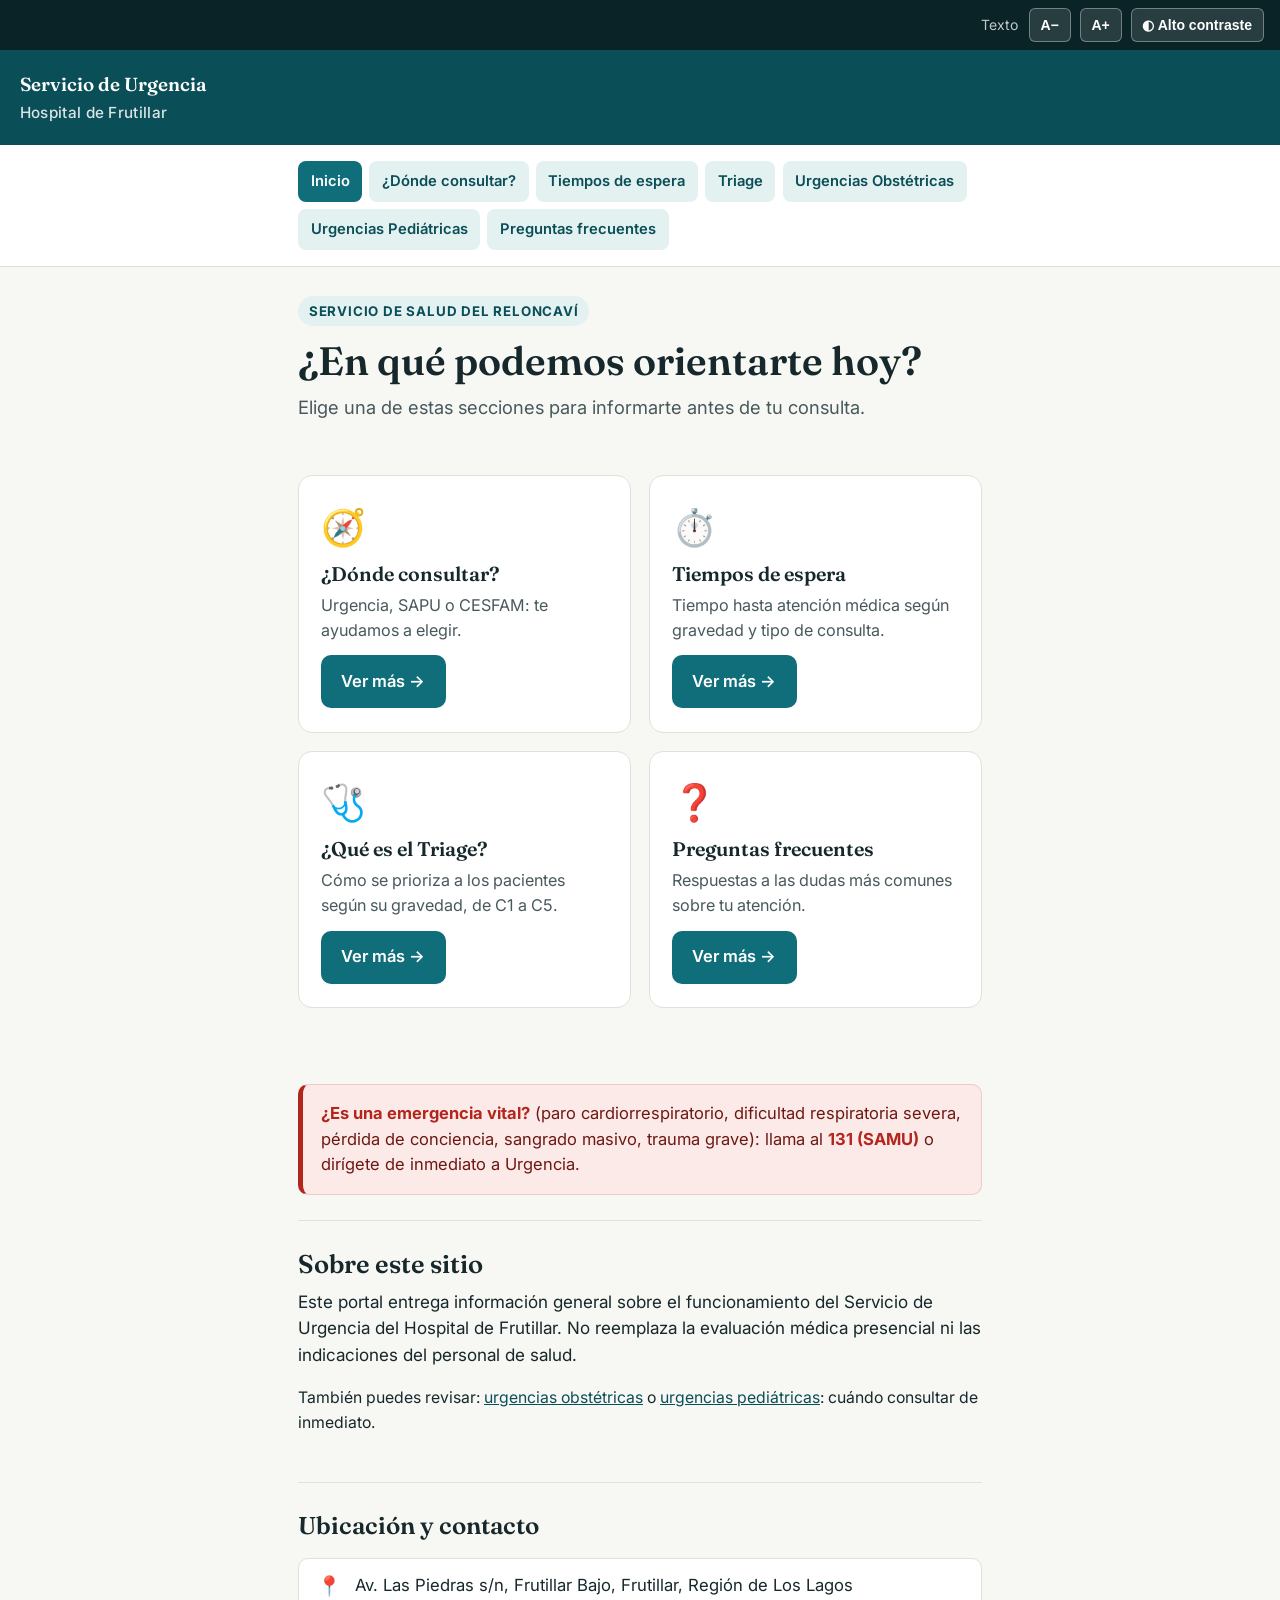
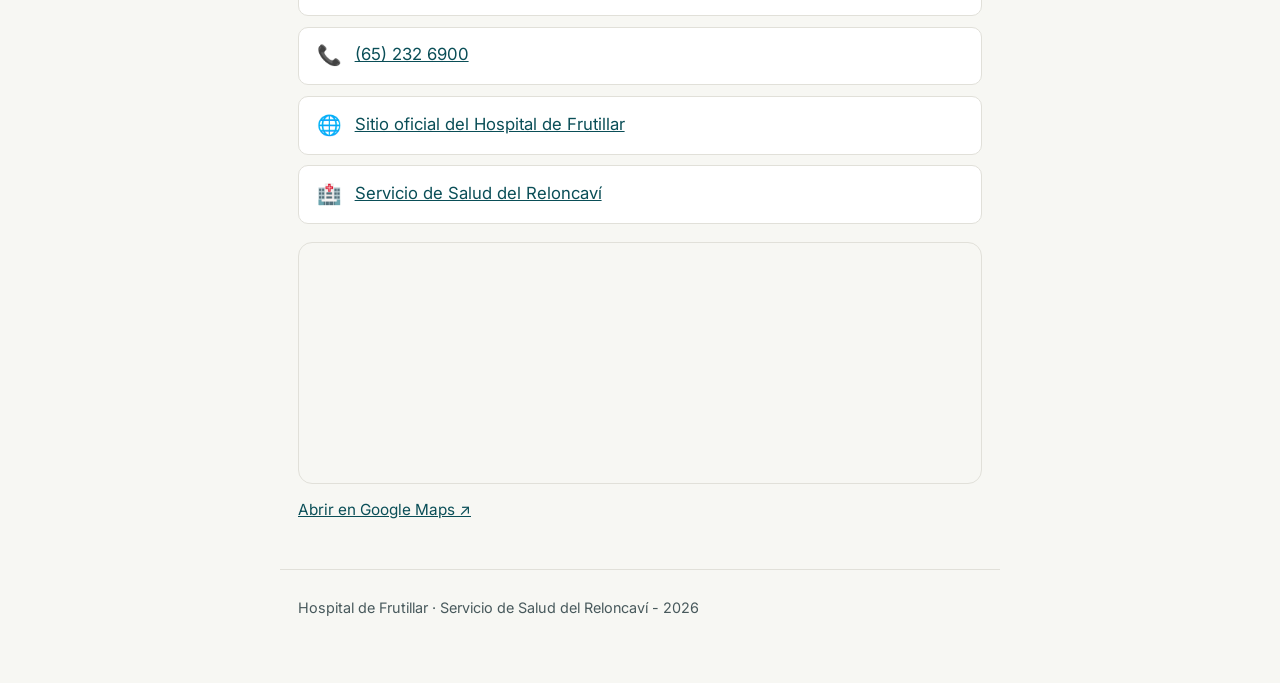
<file: index.html>
<!DOCTYPE html>
<html lang="es">
<head>
<meta charset="UTF-8">
<meta name="viewport" content="width=device-width, initial-scale=1, viewport-fit=cover">
<title>Servicio de Urgencia · Hospital de Frutillar</title>
<meta name="description" content="Portal informativo del Servicio de Urgencia del Hospital de Frutillar: dónde consultar, tiempos de espera, triage y preguntas frecuentes.">
<meta name="theme-color" content="#0F6E7A">
<link rel="canonical" href="https://urgenciasapp.github.io/urgencias/index.html">

<meta property="og:type" content="website">
<meta property="og:site_name" content="Servicio de Urgencia Hospital de Frutillar">
<meta property="og:title" content="Servicio de Urgencia · Hospital de Frutillar">
<meta property="og:description" content="Portal informativo del Servicio de Urgencia del Hospital de Frutillar: dónde consultar, tiempos de espera, triage y preguntas frecuentes.">
<meta property="og:url" content="https://urgenciasapp.github.io/urgencias/index.html">
<meta property="og:locale" content="es_CL">

<meta name="twitter:card" content="summary">
<meta name="twitter:title" content="Servicio de Urgencia · Hospital de Frutillar">
<meta name="twitter:description" content="Portal informativo del Servicio de Urgencia del Hospital de Frutillar: dónde consultar, tiempos de espera, triage y preguntas frecuentes.">

<link rel="icon" href="favicon.ico">
<link rel="apple-touch-icon" href="img/apple-touch-icon.png">
<link rel="manifest" href="manifest.webmanifest">

<!-- Fuentes: carga asíncrona para no bloquear el renderizado -->
<link rel="preconnect" href="https://fonts.googleapis.com">
<link rel="preconnect" href="https://fonts.gstatic.com" crossorigin>
<link rel="preload" as="style" href="https://fonts.googleapis.com/css2?family=Fraunces:opsz,wght@9..144,500;9..144,600;9..144,700&family=Inter:wght@400;500;600;700&display=swap">
<link rel="stylesheet" href="https://fonts.googleapis.com/css2?family=Fraunces:opsz,wght@9..144,500;9..144,600;9..144,700&family=Inter:wght@400;500;600;700&display=swap" media="print" onload="this.media='all'">
<noscript><link rel="stylesheet" href="https://fonts.googleapis.com/css2?family=Fraunces:opsz,wght@9..144,500;9..144,600;9..144,700&family=Inter:wght@400;500;600;700&display=swap"></noscript>

<link rel="stylesheet" href="css/styles.css">
<script type="application/ld+json">
{
  "@context": "https://schema.org",
  "@type": "Hospital",
  "name": "Hospital de Frutillar",
  "url": "https://urgenciasapp.github.io/urgencias/index.html",
  "telephone": "+56652326900",
  "address": {
    "@type": "PostalAddress",
    "streetAddress": "Av. Las Piedras s/n",
    "addressLocality": "Frutillar",
    "addressRegion": "Los Lagos",
    "addressCountry": "CL"
  }
}
</script>
</head>
<body>

<a class="skip-link" href="#contenido">Saltar al contenido</a>
<!-- ====== ENCABEZADO COMPARTIDO (igual en todas las páginas) ====== -->
<header>
  <div class="a11y-bar" role="region" aria-label="Opciones de accesibilidad">
    <span class="a11y-label">Texto</span>
    <button type="button" id="a11y-dec" aria-label="Disminuir tamaño del texto">A−</button>
    <button type="button" id="a11y-inc" aria-label="Aumentar tamaño del texto">A+</button>
    <button type="button" id="a11y-contrast" aria-pressed="false">◐ Alto contraste</button>
  </div>

  <div class="topbar">
    <a class="brand" href="index.html">Servicio de Urgencia<small>Hospital de Frutillar</small></a>
  </div>

  <nav class="mainnav" aria-label="Navegación principal">
    <div class="nav-inner">
      <span class="nav-label">Menú</span>
      <button type="button" class="nav-toggle" id="nav-toggle" aria-expanded="false" aria-controls="nav-menu" aria-label="Abrir menú de navegación">
        <span class="nav-toggle-bar"></span><span class="nav-toggle-bar"></span><span class="nav-toggle-bar"></span>
      </button>
      <ul class="nav-menu" id="nav-menu">
        <li><a href="index.html">Inicio</a></li>
        <li><a href="donde-consultar.html">¿Dónde consultar?</a></li>
        <li><a href="tiempos-espera.html">Tiempos de espera</a></li>
        <li><a href="triage.html">Triage</a></li>
        <li><a href="embarazo.html">Urgencias Obstétricas</a></li>
        <li><a href="pediatria.html">Urgencias Pediátricas</a></li>
        <li><a href="faq.html">Preguntas frecuentes</a></li>
      </ul>
    </div>
  </nav>
</header>
<!-- ====== CONTENIDO PRINCIPAL DE LA PORTADA ====== -->
<main id="contenido">

  <div class="page-head reveal">
    <span class="eyebrow">Servicio de Salud del Reloncaví</span>
    <h1>¿En qué podemos orientarte hoy?</h1>
    <p class="subtitle">Elige una de estas secciones para informarte antes de tu consulta.</p>
  </div>

  <!-- Las cuatro tarjetas principales del portal -->
  <section class="reveal section-flush" aria-label="Secciones principales">
    <div class="portal-cards">
      <article class="portal-card">
        <span class="portal-ico" aria-hidden="true">🧭</span>
        <h2>¿Dónde consultar?</h2>
        <p>Urgencia, SAPU o CESFAM: te ayudamos a elegir.</p>
        <a class="btn btn-primary" href="donde-consultar.html">Ver más →</a>
      </article>

      <article class="portal-card">
        <span class="portal-ico" aria-hidden="true">⏱️</span>
        <h2>Tiempos de espera</h2>
        <p>Tiempo hasta atención médica según gravedad y tipo de consulta.</p>
        <a class="btn btn-primary" href="tiempos-espera.html">Ver más →</a>
      </article>

      <article class="portal-card">
        <span class="portal-ico" aria-hidden="true">🩺</span>
        <h2>¿Qué es el Triage?</h2>
        <p>Cómo se prioriza a los pacientes según su gravedad, de C1 a C5.</p>
        <a class="btn btn-primary" href="triage.html">Ver más →</a>
      </article>

      <article class="portal-card">
        <span class="portal-ico" aria-hidden="true">❓</span>
        <h2>Preguntas frecuentes</h2>
        <p>Respuestas a las dudas más comunes sobre tu atención.</p>
        <a class="btn btn-primary" href="faq.html">Ver más →</a>
      </article>
    </div>
  </section>

  <!-- Aviso de emergencia -->
  <div class="alert" style="margin:1.4rem 0;">
    <strong>¿Es una emergencia vital?</strong> (paro cardiorrespiratorio, dificultad respiratoria severa, pérdida de conciencia, sangrado masivo, trauma grave): llama al <strong>131 (SAMU)</strong> o dirígete de inmediato a Urgencia.
  </div>

  <!-- Propósito del sitio y enlaces a contenido complementario -->
  <section class="about-site reveal">
    <h2>Sobre este sitio</h2>
    <p>Este portal entrega información general sobre el funcionamiento del Servicio de Urgencia del Hospital de Frutillar. No reemplaza la evaluación médica presencial ni las indicaciones del personal de salud.</p>
    <p class="more-links">También puedes revisar: <a href="embarazo.html">urgencias obstétricas</a> o <a href="pediatria.html">urgencias pediátricas</a>: cuándo consultar de inmediato.</p>
  </section>

  <!-- CONTACTO -->
  <section id="contacto" class="reveal">
    <div class="section-head">
      <h2>Ubicación y contacto</h2>
    </div>
    <ul class="contact-list">
      <li><span class="ico">📍</span><span>Av. Las Piedras s/n, Frutillar Bajo, Frutillar, Región de Los Lagos</span></li>
      <li><span class="ico">📞</span><span><a href="tel:+56652326900">(65) 232 6900</a></span></li>
      <li><span class="ico">🌐</span><span><a href="http://hospitaldefrutillar.wixsite.com/salud" target="_blank" rel="noopener">Sitio oficial del Hospital de Frutillar</a></span></li>
      <li><span class="ico">🏥</span><span><a href="https://ssrelon.redsalud.gob.cl" target="_blank" rel="noopener">Servicio de Salud del Reloncaví</a></span></li>
    </ul>
    <div class="map-frame">
      <iframe loading="lazy" referrerpolicy="no-referrer-when-downgrade"
        src="https://maps.google.com/maps?q=Hospital%20de%20Frutillar%2C%20Av.%20Las%20Piedras%2C%20Frutillar&z=15&output=embed"
        title="Mapa de ubicación del Hospital de Frutillar"></iframe>
    </div>
    <a href="https://www.google.com/maps/search/?api=1&query=Hospital+de+Frutillar" target="_blank" rel="noopener" style="font-size:.85rem;">Abrir en Google Maps ↗</a>
  </section>

</main>
<footer>
  <p>Hospital de Frutillar · Servicio de Salud del Reloncaví - 2026</p>
</footer>

<script src="js/main.js"></script>
</body>
</html>
</file>
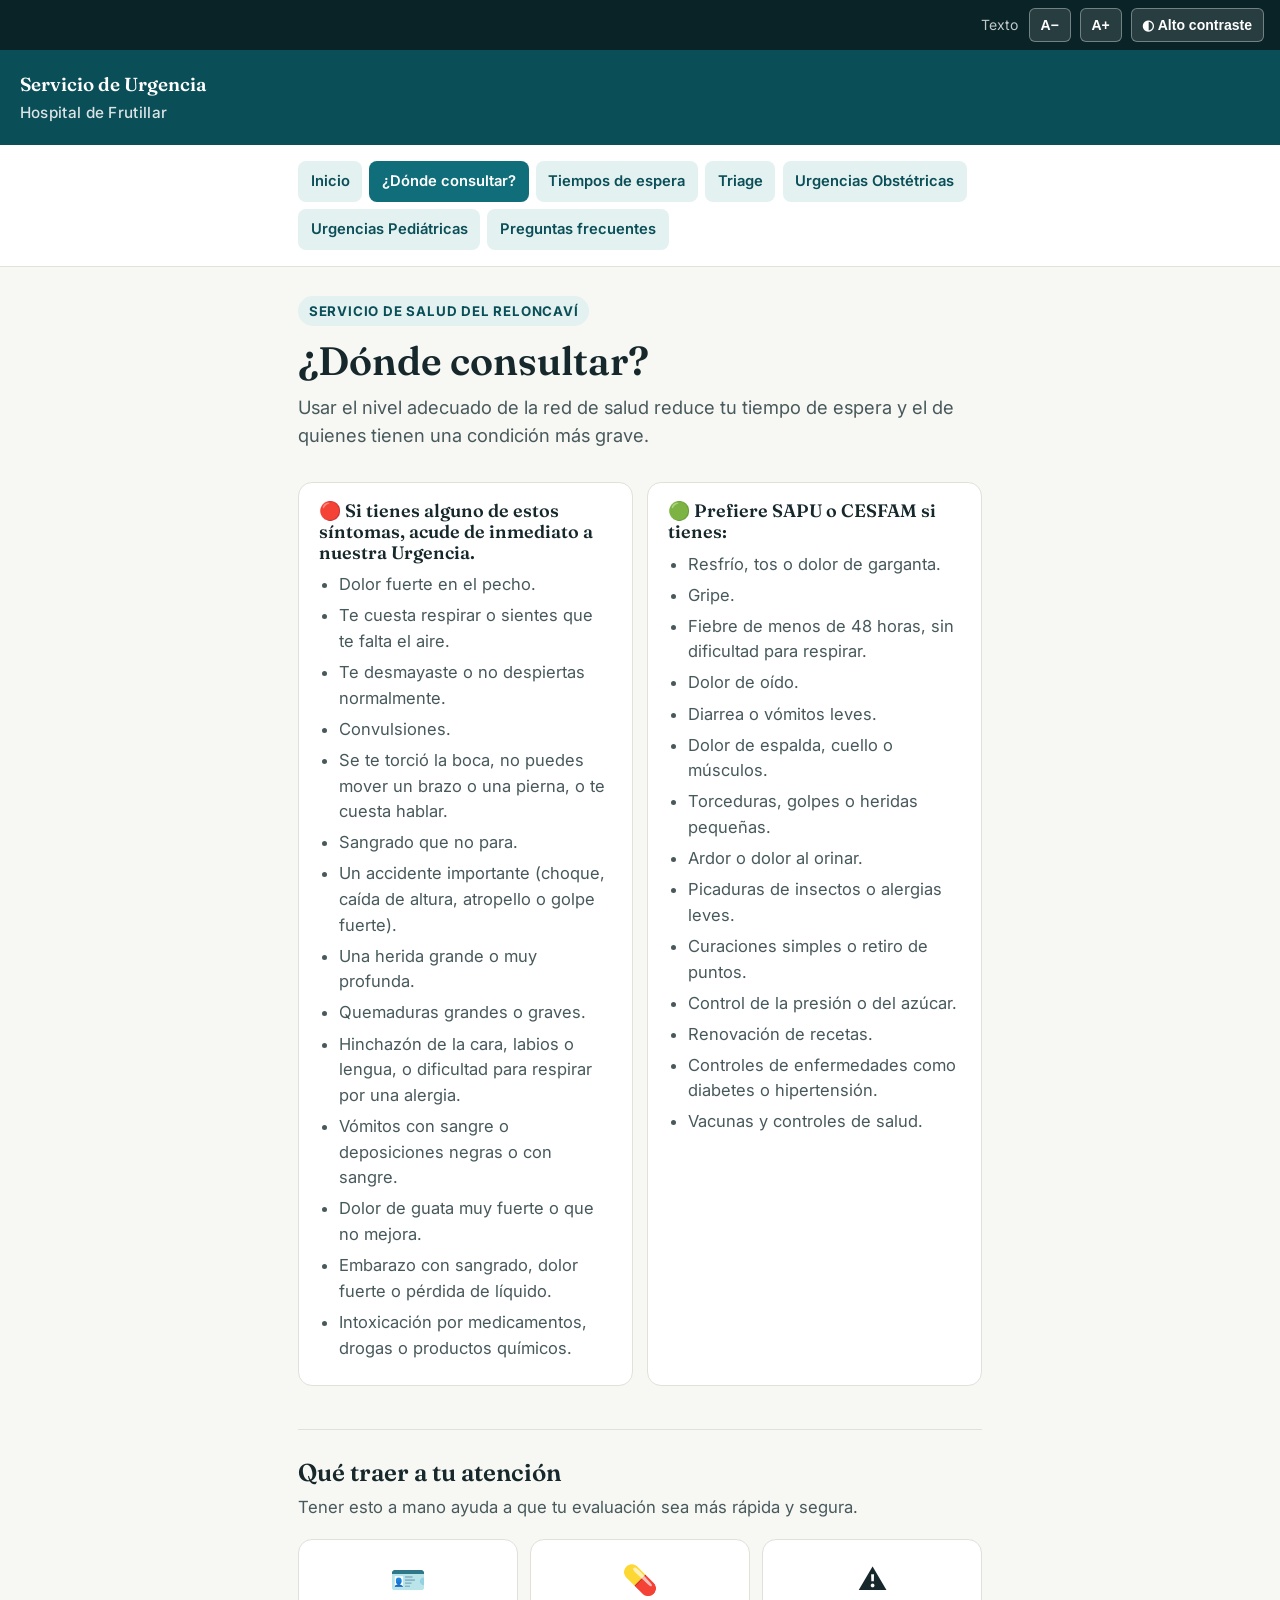
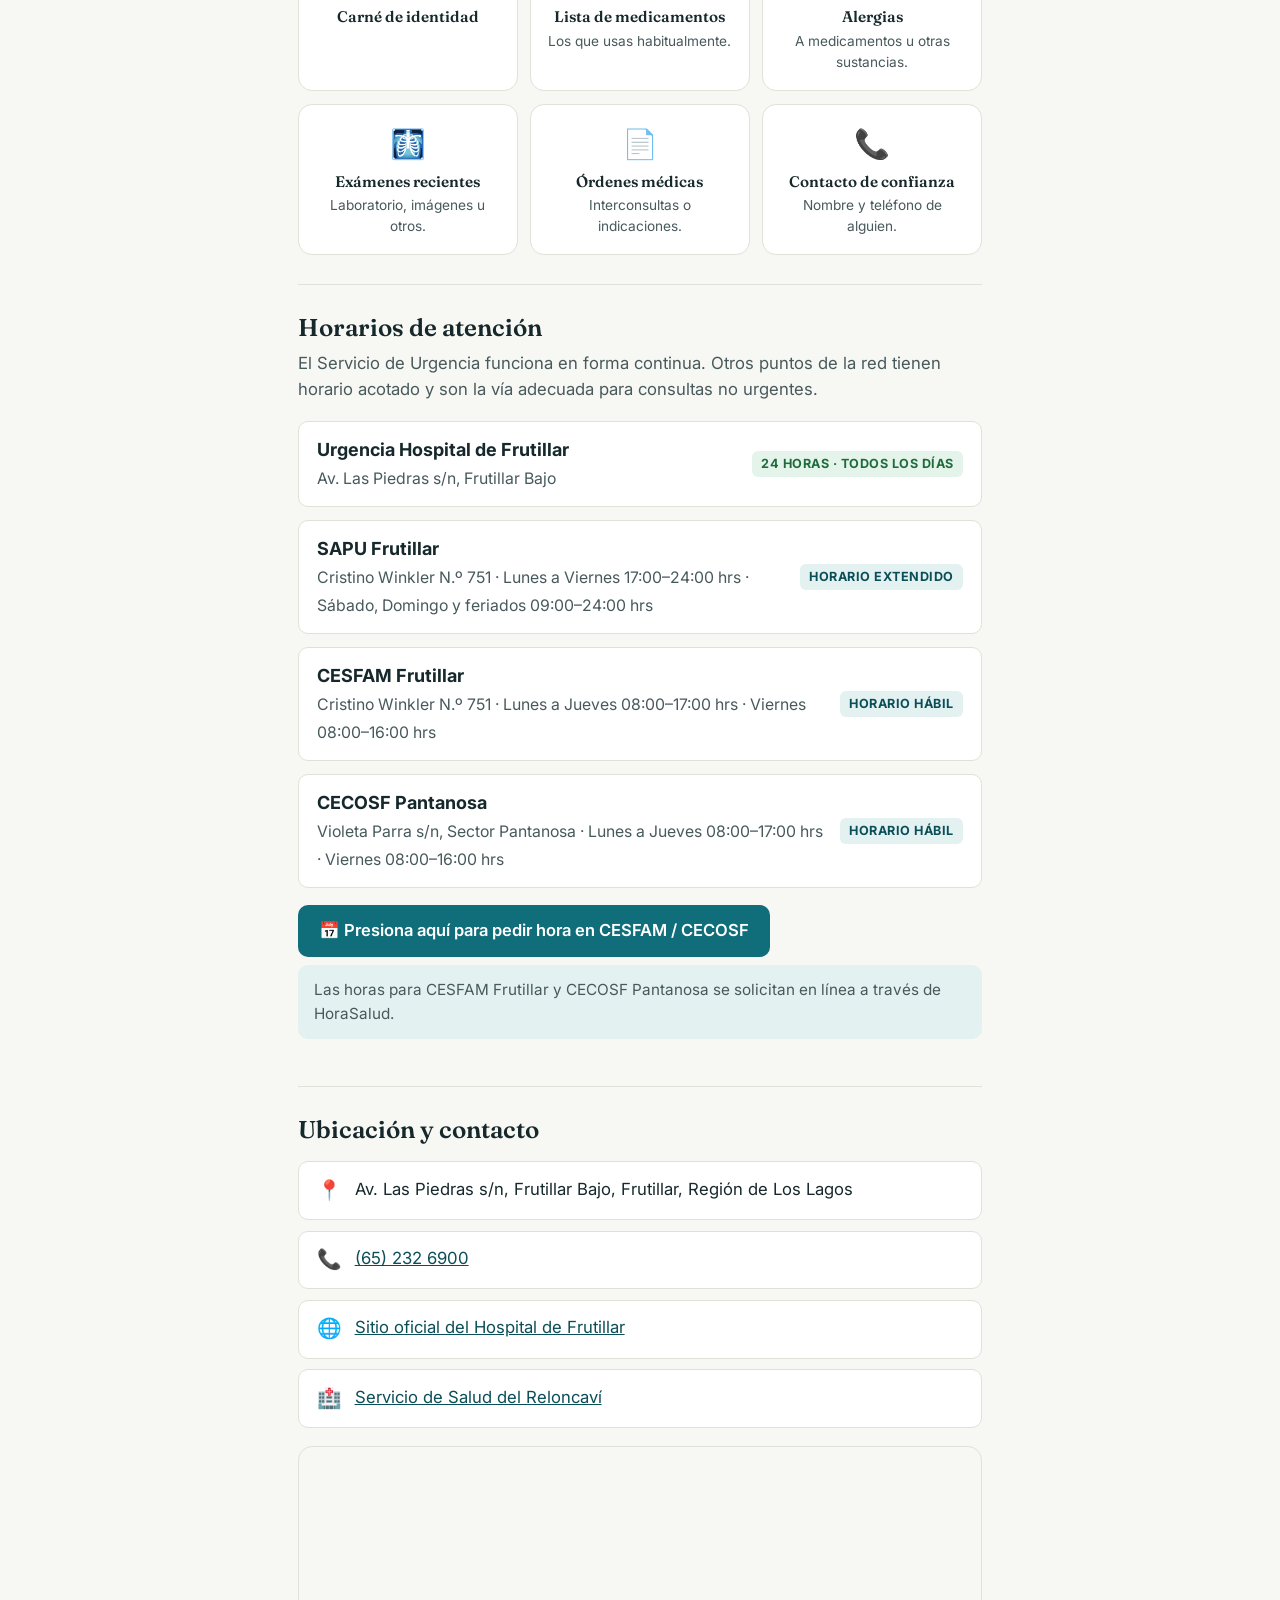
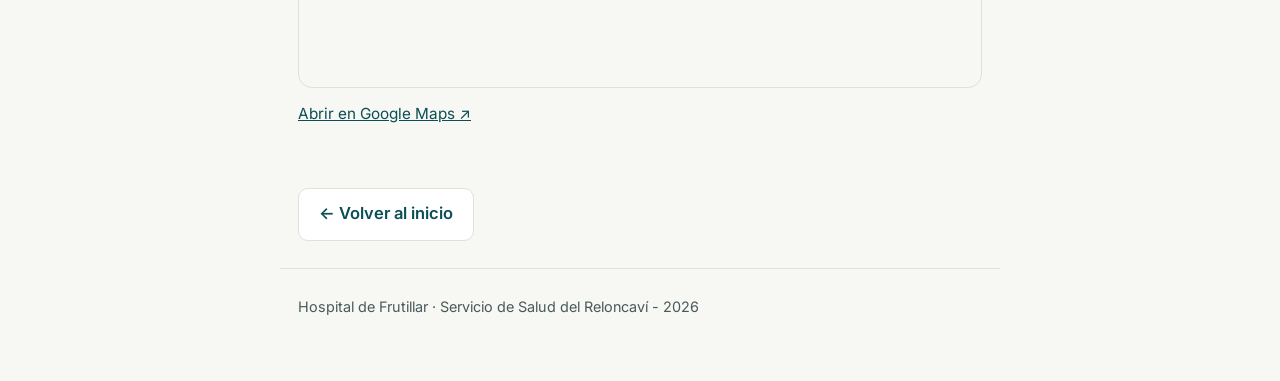
<file: donde-consultar.html>
<!DOCTYPE html>
<html lang="es">
<head>
<meta charset="UTF-8">
<meta name="viewport" content="width=device-width, initial-scale=1, viewport-fit=cover">
<title>¿Dónde consultar? · Servicio de Urgencia Hospital de Frutillar</title>
<meta name="description" content="Horarios de Urgencia, SAPU, CESFAM y CECOSF en Frutillar, cuándo elegir cada uno y qué traer a tu atención.">
<meta name="theme-color" content="#0F6E7A">
<link rel="canonical" href="https://urgenciasapp.github.io/urgencias/donde-consultar.html">

<meta property="og:type" content="website">
<meta property="og:site_name" content="Servicio de Urgencia Hospital de Frutillar">
<meta property="og:title" content="¿Dónde consultar? · Servicio de Urgencia Hospital de Frutillar">
<meta property="og:description" content="Horarios de Urgencia, SAPU, CESFAM y CECOSF en Frutillar, cuándo elegir cada uno y qué traer a tu atención.">
<meta property="og:url" content="https://urgenciasapp.github.io/urgencias/donde-consultar.html">
<meta property="og:locale" content="es_CL">

<meta name="twitter:card" content="summary">
<meta name="twitter:title" content="¿Dónde consultar? · Servicio de Urgencia Hospital de Frutillar">
<meta name="twitter:description" content="Horarios de Urgencia, SAPU, CESFAM y CECOSF en Frutillar, cuándo elegir cada uno y qué traer a tu atención.">

<link rel="icon" href="favicon.ico">
<link rel="apple-touch-icon" href="img/apple-touch-icon.png">
<link rel="manifest" href="manifest.webmanifest">

<!-- Fuentes: carga asíncrona para no bloquear el renderizado -->
<link rel="preconnect" href="https://fonts.googleapis.com">
<link rel="preconnect" href="https://fonts.gstatic.com" crossorigin>
<link rel="preload" as="style" href="https://fonts.googleapis.com/css2?family=Fraunces:opsz,wght@9..144,500;9..144,600;9..144,700&family=Inter:wght@400;500;600;700&display=swap">
<link rel="stylesheet" href="https://fonts.googleapis.com/css2?family=Fraunces:opsz,wght@9..144,500;9..144,600;9..144,700&family=Inter:wght@400;500;600;700&display=swap" media="print" onload="this.media='all'">
<noscript><link rel="stylesheet" href="https://fonts.googleapis.com/css2?family=Fraunces:opsz,wght@9..144,500;9..144,600;9..144,700&family=Inter:wght@400;500;600;700&display=swap"></noscript>

<link rel="stylesheet" href="css/styles.css">
<script type="application/ld+json">
{
  "@context": "https://schema.org",
  "@type": "Hospital",
  "name": "Hospital de Frutillar",
  "url": "https://urgenciasapp.github.io/urgencias/donde-consultar.html",
  "telephone": "+56652326900",
  "address": {
    "@type": "PostalAddress",
    "streetAddress": "Av. Las Piedras s/n",
    "addressLocality": "Frutillar",
    "addressRegion": "Los Lagos",
    "addressCountry": "CL"
  }
}
</script>
</head>
<body>

<a class="skip-link" href="#contenido">Saltar al contenido</a>
<!-- ====== ENCABEZADO COMPARTIDO (igual en todas las páginas) ====== -->
<header>
  <div class="a11y-bar" role="region" aria-label="Opciones de accesibilidad">
    <span class="a11y-label">Texto</span>
    <button type="button" id="a11y-dec" aria-label="Disminuir tamaño del texto">A−</button>
    <button type="button" id="a11y-inc" aria-label="Aumentar tamaño del texto">A+</button>
    <button type="button" id="a11y-contrast" aria-pressed="false">◐ Alto contraste</button>
  </div>

  <div class="topbar">
    <a class="brand" href="index.html">Servicio de Urgencia<small>Hospital de Frutillar</small></a>
  </div>

  <nav class="mainnav" aria-label="Navegación principal">
    <div class="nav-inner">
      <span class="nav-label">Menú</span>
      <button type="button" class="nav-toggle" id="nav-toggle" aria-expanded="false" aria-controls="nav-menu" aria-label="Abrir menú de navegación">
        <span class="nav-toggle-bar"></span><span class="nav-toggle-bar"></span><span class="nav-toggle-bar"></span>
      </button>
      <ul class="nav-menu" id="nav-menu">
        <li><a href="index.html">Inicio</a></li>
        <li><a href="donde-consultar.html">¿Dónde consultar?</a></li>
        <li><a href="tiempos-espera.html">Tiempos de espera</a></li>
        <li><a href="triage.html">Triage</a></li>
        <li><a href="embarazo.html">Urgencias Obstétricas</a></li>
        <li><a href="pediatria.html">Urgencias Pediátricas</a></li>
        <li><a href="faq.html">Preguntas frecuentes</a></li>
      </ul>
    </div>
  </nav>
</header>
<main id="contenido">

  <div class="page-head reveal">
    <span class="eyebrow">Servicio de Salud del Reloncaví</span>
    <h1>¿Dónde consultar?</h1>
    <p class="subtitle">Usar el nivel adecuado de la red de salud reduce tu tiempo de espera y el de quienes tienen una condición más grave.</p>
  </div>

  <!-- CUÁNDO CONSULTAR CADA NIVEL -->
  <section id="comparativa" class="reveal section-flush">
    <div class="compare">
      <article class="card">
        <h3>🔴 Si tienes alguno de estos síntomas, acude de inmediato a nuestra Urgencia.</h3>
        <ul>
          <li>Dolor fuerte en el pecho.</li>
          <li>Te cuesta respirar o sientes que te falta el aire.</li>
          <li>Te desmayaste o no despiertas normalmente.</li>
          <li>Convulsiones.</li>
          <li>Se te torció la boca, no puedes mover un brazo o una pierna, o te cuesta hablar.</li>
          <li>Sangrado que no para.</li>
          <li>Un accidente importante (choque, caída de altura, atropello o golpe fuerte).</li>
          <li>Una herida grande o muy profunda.</li>
          <li>Quemaduras grandes o graves.</li>
          <li>Hinchazón de la cara, labios o lengua, o dificultad para respirar por una alergia.</li>
          <li>Vómitos con sangre o deposiciones negras o con sangre.</li>
          <li>Dolor de guata muy fuerte o que no mejora.</li>
          <li>Embarazo con sangrado, dolor fuerte o pérdida de líquido.</li>
          <li>Intoxicación por medicamentos, drogas o productos químicos.</li>
        </ul>
      </article>
      <article class="card">
        <h3>🟢 Prefiere SAPU o CESFAM si tienes:</h3>
        <ul>
          <li>Resfrío, tos o dolor de garganta.</li>
          <li>Gripe.</li>
          <li>Fiebre de menos de 48 horas, sin dificultad para respirar.</li>
          <li>Dolor de oído.</li>
          <li>Diarrea o vómitos leves.</li>
          <li>Dolor de espalda, cuello o músculos.</li>
          <li>Torceduras, golpes o heridas pequeñas.</li>
          <li>Ardor o dolor al orinar.</li>
          <li>Picaduras de insectos o alergias leves.</li>
          <li>Curaciones simples o retiro de puntos.</li>
          <li>Control de la presión o del azúcar.</li>
          <li>Renovación de recetas.</li>
          <li>Controles de enfermedades como diabetes o hipertensión.</li>
          <li>Vacunas y controles de salud.</li>
        </ul>
      </article>
    </div>
  </section>

  <!-- QUÉ TRAER -->
  <section id="que-traer" class="reveal">
    <div class="section-head">
      <h2>Qué traer a tu atención</h2>
      <p class="desc">Tener esto a mano ayuda a que tu evaluación sea más rápida y segura.</p>
    </div>
    <div class="bring-grid">
      <article class="bring-card"><span class="bring-ico" aria-hidden="true">🪪</span><h3>Carné de identidad</h3></article>
      <article class="bring-card"><span class="bring-ico" aria-hidden="true">💊</span><h3>Lista de medicamentos</h3><p>Los que usas habitualmente.</p></article>
      <article class="bring-card"><span class="bring-ico" aria-hidden="true">⚠️</span><h3>Alergias</h3><p>A medicamentos u otras sustancias.</p></article>
      <article class="bring-card"><span class="bring-ico" aria-hidden="true">🩻</span><h3>Exámenes recientes</h3><p>Laboratorio, imágenes u otros.</p></article>
      <article class="bring-card"><span class="bring-ico" aria-hidden="true">📄</span><h3>Órdenes médicas</h3><p>Interconsultas o indicaciones.</p></article>
      <article class="bring-card"><span class="bring-ico" aria-hidden="true">📞</span><h3>Contacto de confianza</h3><p>Nombre y teléfono de alguien.</p></article>
    </div>
  </section>

  <!-- HORARIOS -->
  <section id="horarios" class="reveal">
    <div class="section-head">
      <h2>Horarios de atención</h2>
      <p class="desc">El Servicio de Urgencia funciona en forma continua. Otros puntos de la red tienen horario acotado y son la vía adecuada para consultas no urgentes.</p>
    </div>
    <div class="hours-grid">
      <div class="hours-row">
        <div><strong>Urgencia Hospital de Frutillar</strong><br><span style="color:var(--ink-soft); font-size:.88rem;">Av. Las Piedras s/n, Frutillar Bajo</span></div>
        <span class="tag tag-open">24 horas · todos los días</span>
      </div>
      <div class="hours-row">
        <div><strong>SAPU Frutillar</strong><br><span style="color:var(--ink-soft); font-size:.88rem;">Cristino Winkler N.º 751 · Lunes a Viernes 17:00–24:00 hrs · Sábado, Domingo y feriados 09:00–24:00 hrs</span></div>
        <span class="tag tag-info">Horario extendido</span>
      </div>
      <div class="hours-row">
        <div><strong>CESFAM Frutillar</strong><br><span style="color:var(--ink-soft); font-size:.88rem;">Cristino Winkler N.º 751 · Lunes a Jueves 08:00–17:00 hrs · Viernes 08:00–16:00 hrs</span></div>
        <span class="tag tag-info">Horario hábil</span>
      </div>
      <div class="hours-row">
        <div><strong>CECOSF Pantanosa</strong><br><span style="color:var(--ink-soft); font-size:.88rem;">Violeta Parra s/n, Sector Pantanosa · Lunes a Jueves 08:00–17:00 hrs · Viernes 08:00–16:00 hrs</span></div>
        <span class="tag tag-info">Horario hábil</span>
      </div>
    </div>
    <a class="btn btn-primary" href="https://horasalud.cl/web/portal/" target="_blank" rel="noopener" style="margin-top:.9rem;">📅 Presiona aquí para pedir hora en CESFAM / CECOSF</a>
    <p class="note">Las horas para CESFAM Frutillar y CECOSF Pantanosa se solicitan en línea a través de HoraSalud.</p>
  </section>

  <!-- CONTACTO -->
  <section id="contacto" class="reveal">
    <div class="section-head">
      <h2>Ubicación y contacto</h2>
    </div>
    <ul class="contact-list">
      <li><span class="ico">📍</span><span>Av. Las Piedras s/n, Frutillar Bajo, Frutillar, Región de Los Lagos</span></li>
      <li><span class="ico">📞</span><span><a href="tel:+56652326900">(65) 232 6900</a></span></li>
      <li><span class="ico">🌐</span><span><a href="http://hospitaldefrutillar.wixsite.com/salud" target="_blank" rel="noopener">Sitio oficial del Hospital de Frutillar</a></span></li>
      <li><span class="ico">🏥</span><span><a href="https://ssrelon.redsalud.gob.cl" target="_blank" rel="noopener">Servicio de Salud del Reloncaví</a></span></li>
    </ul>
    <div class="map-frame">
      <iframe loading="lazy" referrerpolicy="no-referrer-when-downgrade"
        src="https://maps.google.com/maps?q=Hospital%20de%20Frutillar%2C%20Av.%20Las%20Piedras%2C%20Frutillar&z=15&output=embed"
        title="Mapa de ubicación del Hospital de Frutillar"></iframe>
    </div>
    <a href="https://www.google.com/maps/search/?api=1&query=Hospital+de+Frutillar" target="_blank" rel="noopener" style="font-size:.85rem;">Abrir en Google Maps ↗</a>
  </section>
  <a class="btn btn-secondary back-home-bottom" href="index.html">← Volver al inicio</a>


</main>
<footer>
  <p>Hospital de Frutillar · Servicio de Salud del Reloncaví - 2026</p>
</footer>

<script src="js/main.js"></script>
</body>
</html>
</file>
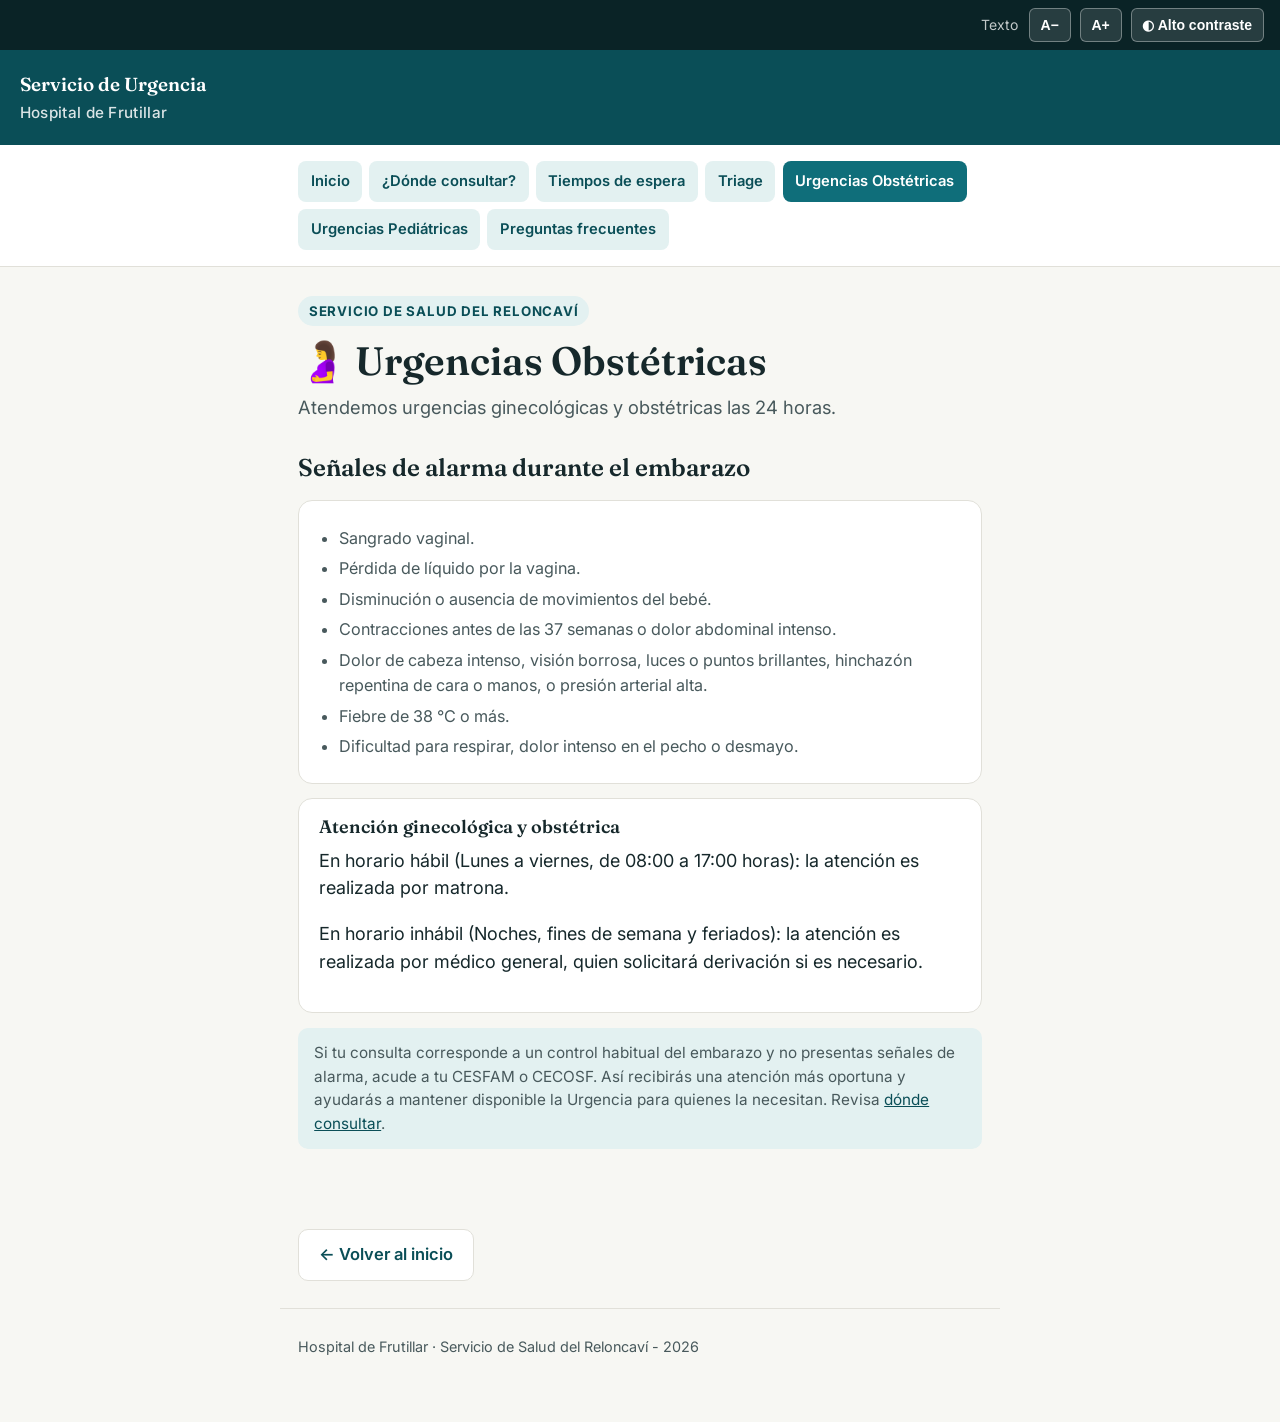
<file: embarazo.html>
<!DOCTYPE html>
<html lang="es">
<head>
<meta charset="UTF-8">
<meta name="viewport" content="width=device-width, initial-scale=1, viewport-fit=cover">
<title>Urgencias Obstétricas · Servicio de Urgencia Hospital de Frutillar</title>
<meta name="description" content="Señales de alarma en el embarazo que requieren consulta inmediata en el Servicio de Urgencia del Hospital de Frutillar.">
<meta name="theme-color" content="#0F6E7A">
<link rel="canonical" href="https://urgenciasapp.github.io/urgencias/embarazo.html">

<meta property="og:type" content="website">
<meta property="og:site_name" content="Servicio de Urgencia Hospital de Frutillar">
<meta property="og:title" content="Urgencias Obstétricas · Servicio de Urgencia Hospital de Frutillar">
<meta property="og:description" content="Señales de alarma en el embarazo que requieren consulta inmediata en el Servicio de Urgencia del Hospital de Frutillar.">
<meta property="og:url" content="https://urgenciasapp.github.io/urgencias/embarazo.html">
<meta property="og:locale" content="es_CL">

<meta name="twitter:card" content="summary">
<meta name="twitter:title" content="Urgencias Obstétricas · Servicio de Urgencia Hospital de Frutillar">
<meta name="twitter:description" content="Señales de alarma en el embarazo que requieren consulta inmediata en el Servicio de Urgencia del Hospital de Frutillar.">

<link rel="icon" href="favicon.ico">
<link rel="apple-touch-icon" href="img/apple-touch-icon.png">
<link rel="manifest" href="manifest.webmanifest">

<!-- Fuentes: carga asíncrona para no bloquear el renderizado -->
<link rel="preconnect" href="https://fonts.googleapis.com">
<link rel="preconnect" href="https://fonts.gstatic.com" crossorigin>
<link rel="preload" as="style" href="https://fonts.googleapis.com/css2?family=Fraunces:opsz,wght@9..144,500;9..144,600;9..144,700&family=Inter:wght@400;500;600;700&display=swap">
<link rel="stylesheet" href="https://fonts.googleapis.com/css2?family=Fraunces:opsz,wght@9..144,500;9..144,600;9..144,700&family=Inter:wght@400;500;600;700&display=swap" media="print" onload="this.media='all'">
<noscript><link rel="stylesheet" href="https://fonts.googleapis.com/css2?family=Fraunces:opsz,wght@9..144,500;9..144,600;9..144,700&family=Inter:wght@400;500;600;700&display=swap"></noscript>

<link rel="stylesheet" href="css/styles.css">
</head>
<body>

<a class="skip-link" href="#contenido">Saltar al contenido</a>
<!-- ====== ENCABEZADO COMPARTIDO (igual en todas las páginas) ====== -->
<header>
  <div class="a11y-bar" role="region" aria-label="Opciones de accesibilidad">
    <span class="a11y-label">Texto</span>
    <button type="button" id="a11y-dec" aria-label="Disminuir tamaño del texto">A−</button>
    <button type="button" id="a11y-inc" aria-label="Aumentar tamaño del texto">A+</button>
    <button type="button" id="a11y-contrast" aria-pressed="false">◐ Alto contraste</button>
  </div>

  <div class="topbar">
    <a class="brand" href="index.html">Servicio de Urgencia<small>Hospital de Frutillar</small></a>
  </div>

  <nav class="mainnav" aria-label="Navegación principal">
    <div class="nav-inner">
      <span class="nav-label">Menú</span>
      <button type="button" class="nav-toggle" id="nav-toggle" aria-expanded="false" aria-controls="nav-menu" aria-label="Abrir menú de navegación">
        <span class="nav-toggle-bar"></span><span class="nav-toggle-bar"></span><span class="nav-toggle-bar"></span>
      </button>
      <ul class="nav-menu" id="nav-menu">
        <li><a href="index.html">Inicio</a></li>
        <li><a href="donde-consultar.html">¿Dónde consultar?</a></li>
        <li><a href="tiempos-espera.html">Tiempos de espera</a></li>
        <li><a href="triage.html">Triage</a></li>
        <li><a href="embarazo.html">Urgencias Obstétricas</a></li>
        <li><a href="pediatria.html">Urgencias Pediátricas</a></li>
        <li><a href="faq.html">Preguntas frecuentes</a></li>
      </ul>
    </div>
  </nav>
</header>
<main id="contenido">

  <div class="page-head reveal">
    <span class="eyebrow">Servicio de Salud del Reloncaví</span>
    <h1>🤰 Urgencias Obstétricas</h1>
    <p class="subtitle">Atendemos urgencias ginecológicas y obstétricas las 24 horas.</p>
  </div>

  <section id="embarazo" class="reveal section-flush">
    <div class="section-head">
      <h2>Señales de alarma durante el embarazo</h2>
    </div>
    <div class="card">
      <ul>
        <li>Sangrado vaginal.</li>
        <li>Pérdida de líquido por la vagina.</li>
        <li>Disminución o ausencia de movimientos del bebé.</li>
        <li>Contracciones antes de las 37 semanas o dolor abdominal intenso.</li>
        <li>Dolor de cabeza intenso, visión borrosa, luces o puntos brillantes, hinchazón repentina de cara o manos, o presión arterial alta.</li>
        <li>Fiebre de 38 °C o más.</li>
        <li>Dificultad para respirar, dolor intenso en el pecho o desmayo.</li>
      </ul>
    </div>

    <div class="card">
      <h3 style="font-size:1rem;">Atención ginecológica y obstétrica</h3>
      <p>En horario hábil (Lunes a viernes, de 08:00 a 17:00 horas): la atención es realizada por matrona.</p>
      <p>En horario inhábil (Noches, fines de semana y feriados): la atención es realizada por médico general, quien solicitará derivación si es necesario.</p>
    </div>

    <p class="note">Si tu consulta corresponde a un control habitual del embarazo y no presentas señales de alarma, acude a tu CESFAM o CECOSF. Así recibirás una atención más oportuna y ayudarás a mantener disponible la Urgencia para quienes la necesitan. Revisa <a href="donde-consultar.html">dónde consultar</a>.</p>
  </section>

  <a class="btn btn-secondary back-home-bottom" href="index.html">← Volver al inicio</a>

</main>
<footer>
  <p>Hospital de Frutillar · Servicio de Salud del Reloncaví - 2026</p>
</footer>

<script src="js/main.js"></script>
</body>
</html>
</file>
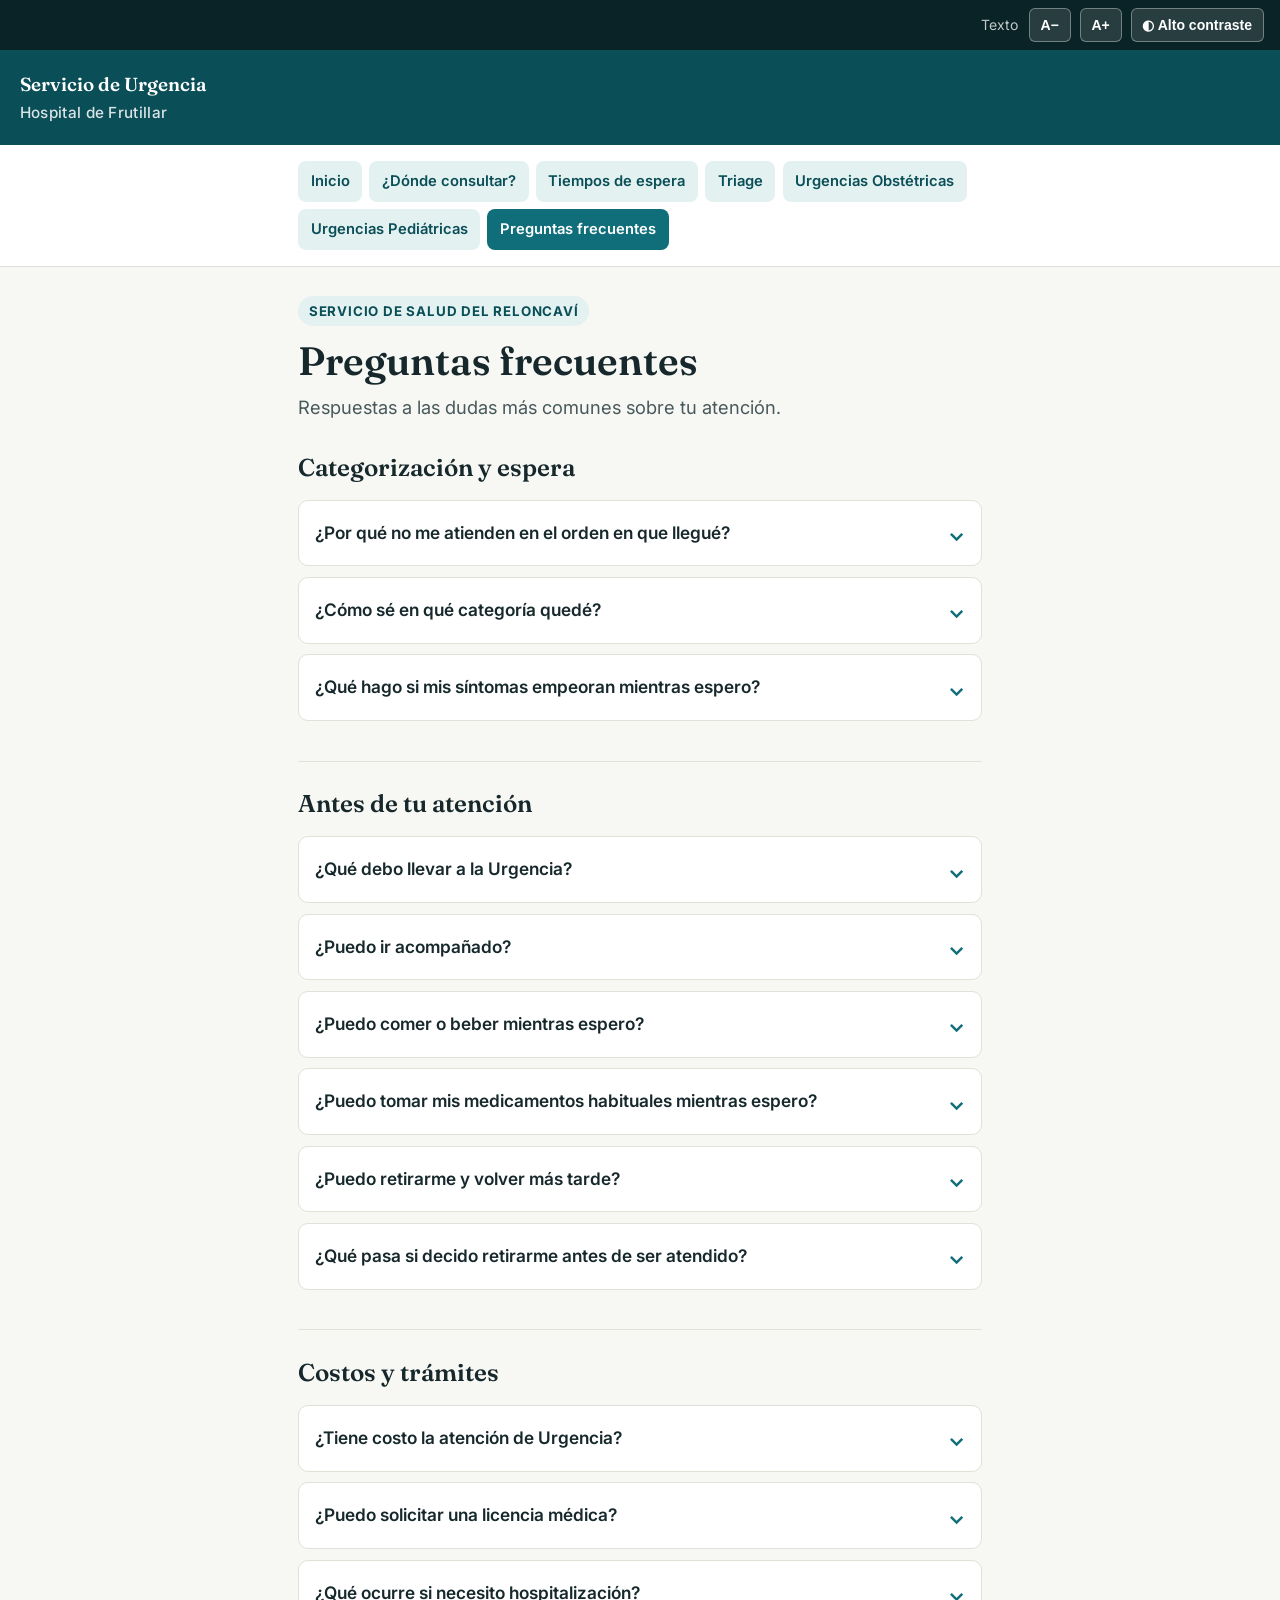
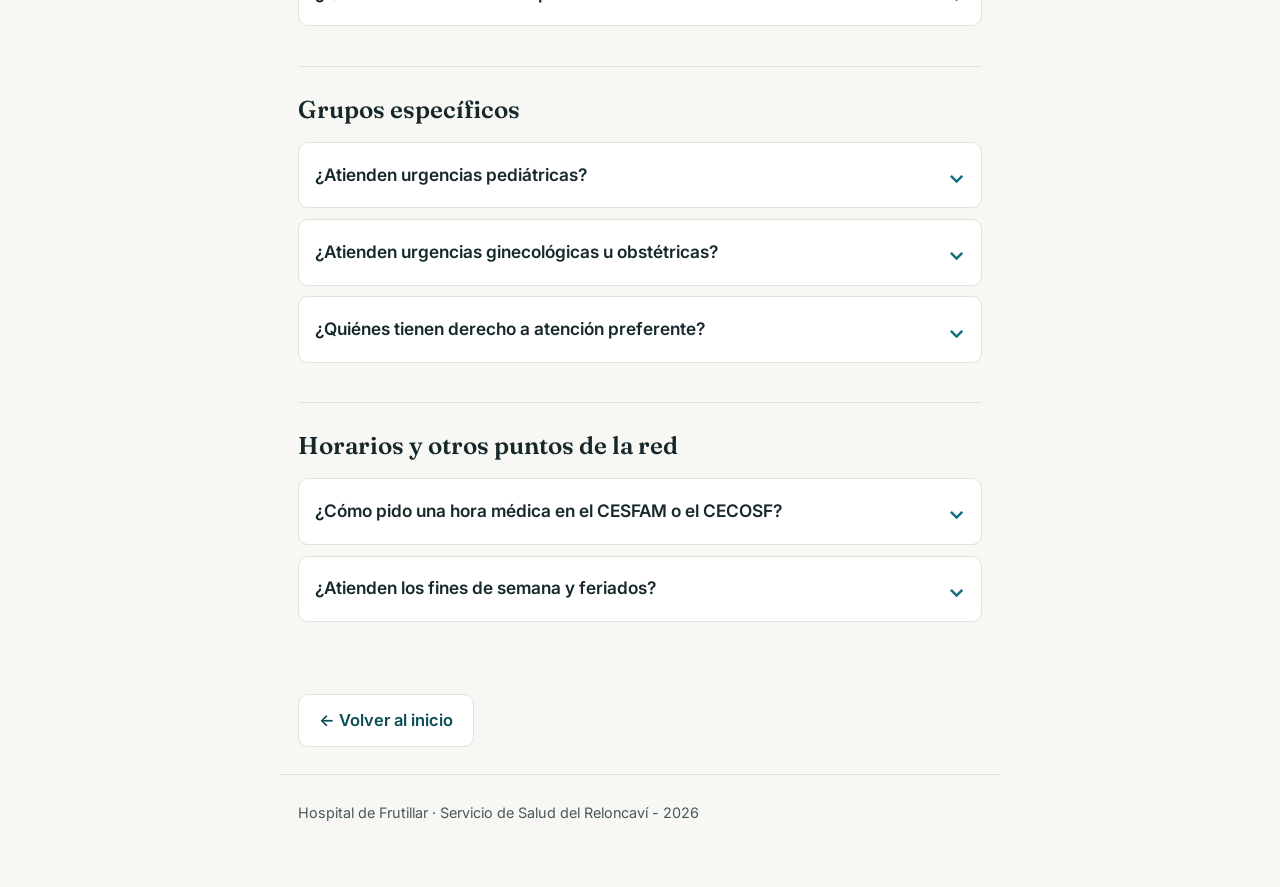
<file: faq.html>
<!DOCTYPE html>
<html lang="es">
<head>
<meta charset="UTF-8">
<meta name="viewport" content="width=device-width, initial-scale=1, viewport-fit=cover">
<title>Preguntas frecuentes · Servicio de Urgencia Hospital de Frutillar</title>
<meta name="description" content="Respuestas a las dudas más comunes sobre la atención en el Servicio de Urgencia del Hospital de Frutillar.">
<meta name="theme-color" content="#0F6E7A">
<link rel="canonical" href="https://urgenciasapp.github.io/urgencias/faq.html">

<meta property="og:type" content="website">
<meta property="og:site_name" content="Servicio de Urgencia Hospital de Frutillar">
<meta property="og:title" content="Preguntas frecuentes · Servicio de Urgencia Hospital de Frutillar">
<meta property="og:description" content="Respuestas a las dudas más comunes sobre la atención en el Servicio de Urgencia del Hospital de Frutillar.">
<meta property="og:url" content="https://urgenciasapp.github.io/urgencias/faq.html">
<meta property="og:locale" content="es_CL">

<meta name="twitter:card" content="summary">
<meta name="twitter:title" content="Preguntas frecuentes · Servicio de Urgencia Hospital de Frutillar">
<meta name="twitter:description" content="Respuestas a las dudas más comunes sobre la atención en el Servicio de Urgencia del Hospital de Frutillar.">

<link rel="icon" href="favicon.ico">
<link rel="apple-touch-icon" href="img/apple-touch-icon.png">
<link rel="manifest" href="manifest.webmanifest">

<!-- Fuentes: carga asíncrona para no bloquear el renderizado -->
<link rel="preconnect" href="https://fonts.googleapis.com">
<link rel="preconnect" href="https://fonts.gstatic.com" crossorigin>
<link rel="preload" as="style" href="https://fonts.googleapis.com/css2?family=Fraunces:opsz,wght@9..144,500;9..144,600;9..144,700&family=Inter:wght@400;500;600;700&display=swap">
<link rel="stylesheet" href="https://fonts.googleapis.com/css2?family=Fraunces:opsz,wght@9..144,500;9..144,600;9..144,700&family=Inter:wght@400;500;600;700&display=swap" media="print" onload="this.media='all'">
<noscript><link rel="stylesheet" href="https://fonts.googleapis.com/css2?family=Fraunces:opsz,wght@9..144,500;9..144,600;9..144,700&family=Inter:wght@400;500;600;700&display=swap"></noscript>

<link rel="stylesheet" href="css/styles.css">
</head>
<body>

<a class="skip-link" href="#contenido">Saltar al contenido</a>
<!-- ====== ENCABEZADO COMPARTIDO (igual en todas las páginas) ====== -->
<header>
  <div class="a11y-bar" role="region" aria-label="Opciones de accesibilidad">
    <span class="a11y-label">Texto</span>
    <button type="button" id="a11y-dec" aria-label="Disminuir tamaño del texto">A−</button>
    <button type="button" id="a11y-inc" aria-label="Aumentar tamaño del texto">A+</button>
    <button type="button" id="a11y-contrast" aria-pressed="false">◐ Alto contraste</button>
  </div>

  <div class="topbar">
    <a class="brand" href="index.html">Servicio de Urgencia<small>Hospital de Frutillar</small></a>
  </div>

  <nav class="mainnav" aria-label="Navegación principal">
    <div class="nav-inner">
      <span class="nav-label">Menú</span>
      <button type="button" class="nav-toggle" id="nav-toggle" aria-expanded="false" aria-controls="nav-menu" aria-label="Abrir menú de navegación">
        <span class="nav-toggle-bar"></span><span class="nav-toggle-bar"></span><span class="nav-toggle-bar"></span>
      </button>
      <ul class="nav-menu" id="nav-menu">
        <li><a href="index.html">Inicio</a></li>
        <li><a href="donde-consultar.html">¿Dónde consultar?</a></li>
        <li><a href="tiempos-espera.html">Tiempos de espera</a></li>
        <li><a href="triage.html">Triage</a></li>
        <li><a href="embarazo.html">Urgencias Obstétricas</a></li>
        <li><a href="pediatria.html">Urgencias Pediátricas</a></li>
        <li><a href="faq.html">Preguntas frecuentes</a></li>
      </ul>
    </div>
  </nav>
</header>
<main id="contenido">

  <div class="page-head reveal">
    <span class="eyebrow">Servicio de Salud del Reloncaví</span>
    <h1>Preguntas frecuentes</h1>
    <p class="subtitle">Respuestas a las dudas más comunes sobre tu atención.</p>
  </div>

  <!-- GRUPO 1: Categorización y espera -->
  <section id="faq-categorizacion" class="reveal section-flush">
    <div class="section-head"><h2>Categorización y espera</h2></div>

    <details>
      <summary>¿Por qué no me atienden en el orden en que llegué?</summary>
      <p>Porque la atención se prioriza según el riesgo vital (categorización), no según el orden de llegada. Un paciente C2 puede pasar antes que alguien que llegó antes pero fue categorizado como C4 o C5.</p>
    </details>

    <details>
      <summary>¿Cómo sé en qué categoría quedé?</summary>
      <p>El profesional que realiza la categorización te informará tu prioridad al finalizar la evaluación. Si tienes dudas, puedes preguntar directamente en Admisión o en el Box de categorización.</p>
    </details>

    <details>
      <summary>¿Qué hago si mis síntomas empeoran mientras espero?</summary>
      <p>Avisa de inmediato al personal de categorización o de enfermería; puedes ser re-evaluado y reclasificado a una categoría de mayor prioridad.</p>
    </details>
  </section>

  <!-- GRUPO 2: Antes de tu atención -->
  <section id="faq-antes" class="reveal">
    <div class="section-head"><h2>Antes de tu atención</h2></div>

    <details>
      <summary>¿Qué debo llevar a la Urgencia?</summary>
      <ul>
        <li>Cédula de identidad</li>
        <li>Carné de FONASA o tu Isapre, si corresponde</li>
        <li>Lista de medicamentos que usas habitualmente</li>
        <li>Información sobre alergias y enfermedades crónicas</li>
      </ul>
    </details>

    <details>
      <summary>¿Puedo ir acompañado?</summary>
      <p>Se permite 1 acompañante para pacientes menores de 19 años, personas con discapacidad o personas mayores de 60 años.</p>
    </details>

    <details>
      <summary>¿Puedo comer o beber mientras espero?</summary>
      <p>Evítalo si presentas dolor abdominal, vómitos, o si existe posibilidad de necesitar cirugía o sedación, ya que podría retrasar tu atención. Pregunta al personal de categorización si tienes dudas.</p>
    </details>

    <details>
      <summary>¿Puedo tomar mis medicamentos habituales mientras espero?</summary>
      <p>En general sí, salvo indicación contraria del equipo de salud. Informa siempre qué medicamentos tomas y a qué hora los tomaste.</p>
    </details>

    <details>
      <summary>¿Puedo retirarme y volver más tarde?</summary>
      <p>Evítalo si es posible: podrías perder tu turno de atención. Si necesitas salir, avisa primero al personal de categorización o admisión.</p>
    </details>

    <details>
      <summary>¿Qué pasa si decido retirarme antes de ser atendido?</summary>
      <p>Debes informar al personal de categorización o admisión. Si decides retirarte sin ser evaluado o sin completar tu atención, normalmente se te pedirá firmar un documento de alta voluntaria.</p>
    </details>
  </section>

  <!-- GRUPO 3: Costos y trámites -->
  <section id="faq-costos" class="reveal">
    <div class="section-head"><h2>Costos y trámites</h2></div>

    <details>
      <summary>¿Tiene costo la atención de Urgencia?</summary>
      <p>Las atenciones de urgencia vital están protegidas por la Ley N.º 19.650 (Ley de Urgencia), independiente de tu sistema de salud. El costo de otras atenciones depende de tu tramo FONASA o tu Isapre.</p>
    </details>

    <details>
      <summary>¿Puedo solicitar una licencia médica?</summary>
      <p>Sí. Si tu condición lo justifica, el médico que te atiende puede emitir una licencia médica.</p>
    </details>

    <details>
      <summary>¿Qué ocurre si necesito hospitalización?</summary>
      <p>Si el médico determina que necesitas quedar hospitalizado, el equipo de Urgencia coordinará tu traslado a una cama disponible en el hospital o, si no hay disponibilidad, a otro establecimiento de la red.</p>
    </details>
  </section>

  <!-- GRUPO 4: Grupos específicos -->
  <section id="faq-grupos" class="reveal">
    <div class="section-head"><h2>Grupos específicos</h2></div>

    <details>
      <summary>¿Atienden urgencias pediátricas?</summary>
      <p>Sí. El Servicio de Urgencia atiende a público general: adultos, niños y consultas gineco-obstétricas. Más detalles en <a href="pediatria.html">Urgencias Pediátricas</a>.</p>
    </details>

    <details>
      <summary>¿Atienden urgencias ginecológicas u obstétricas?</summary>
      <p>Sí. En horario hábil (lunes a viernes de 08:00 a 17:00 hrs) la atención es realizada por matrona. Fuera de ese horario (noches, fines de semana y feriados), la atención es realizada por médico general. Más detalles en <a href="embarazo.html">Urgencias Obstétricas</a>.</p>
    </details>

    <details>
      <summary>¿Quiénes tienen derecho a atención preferente?</summary>
      <p><strong>De acuerdo a la Ley de Atención Preferente, las personas mayores de 60 años y aquellas con discapacidad tienen derecho a Atención Preferente.</strong></p>
      <p>La Atención Preferente no reemplaza el sistema de categorización, no modifica el nivel de gravedad asignado ni implica atención antes que pacientes con mayor urgencia.</p>
    </details>
    
  </section>

  <!-- GRUPO 5: Horarios y otros centros de salud -->
  <section id="faq-horarios" class="reveal">
    <div class="section-head"><h2>Horarios y otros puntos de la red</h2></div>

    <details>
      <summary>¿Cómo pido una hora médica en el CESFAM o el CECOSF?</summary>
      <p>Las horas no se solicitan en el Servicio de Urgencia. Se piden en línea a través de <a href="https://horasalud.cl/web/portal/" target="_blank" rel="noopener">HoraSalud</a>.</p>
    </details>

    <details>
      <summary>¿Atienden los fines de semana y feriados?</summary>
      <p>El Servicio de Urgencia del hospital atiende los 365 días del año, las 24 horas. El SAPU también atiende fines de semana y feriados (09:00–24:00 hrs); el CESFAM y el CECOSF no atienden esos días.</p>
    </details>
  </section>

  <a class="btn btn-secondary back-home-bottom" href="index.html">← Volver al inicio</a>

</main>
<footer>
  <p>Hospital de Frutillar · Servicio de Salud del Reloncaví - 2026</p>
</footer>

<script src="js/main.js"></script>
</body>
</html>
</file>
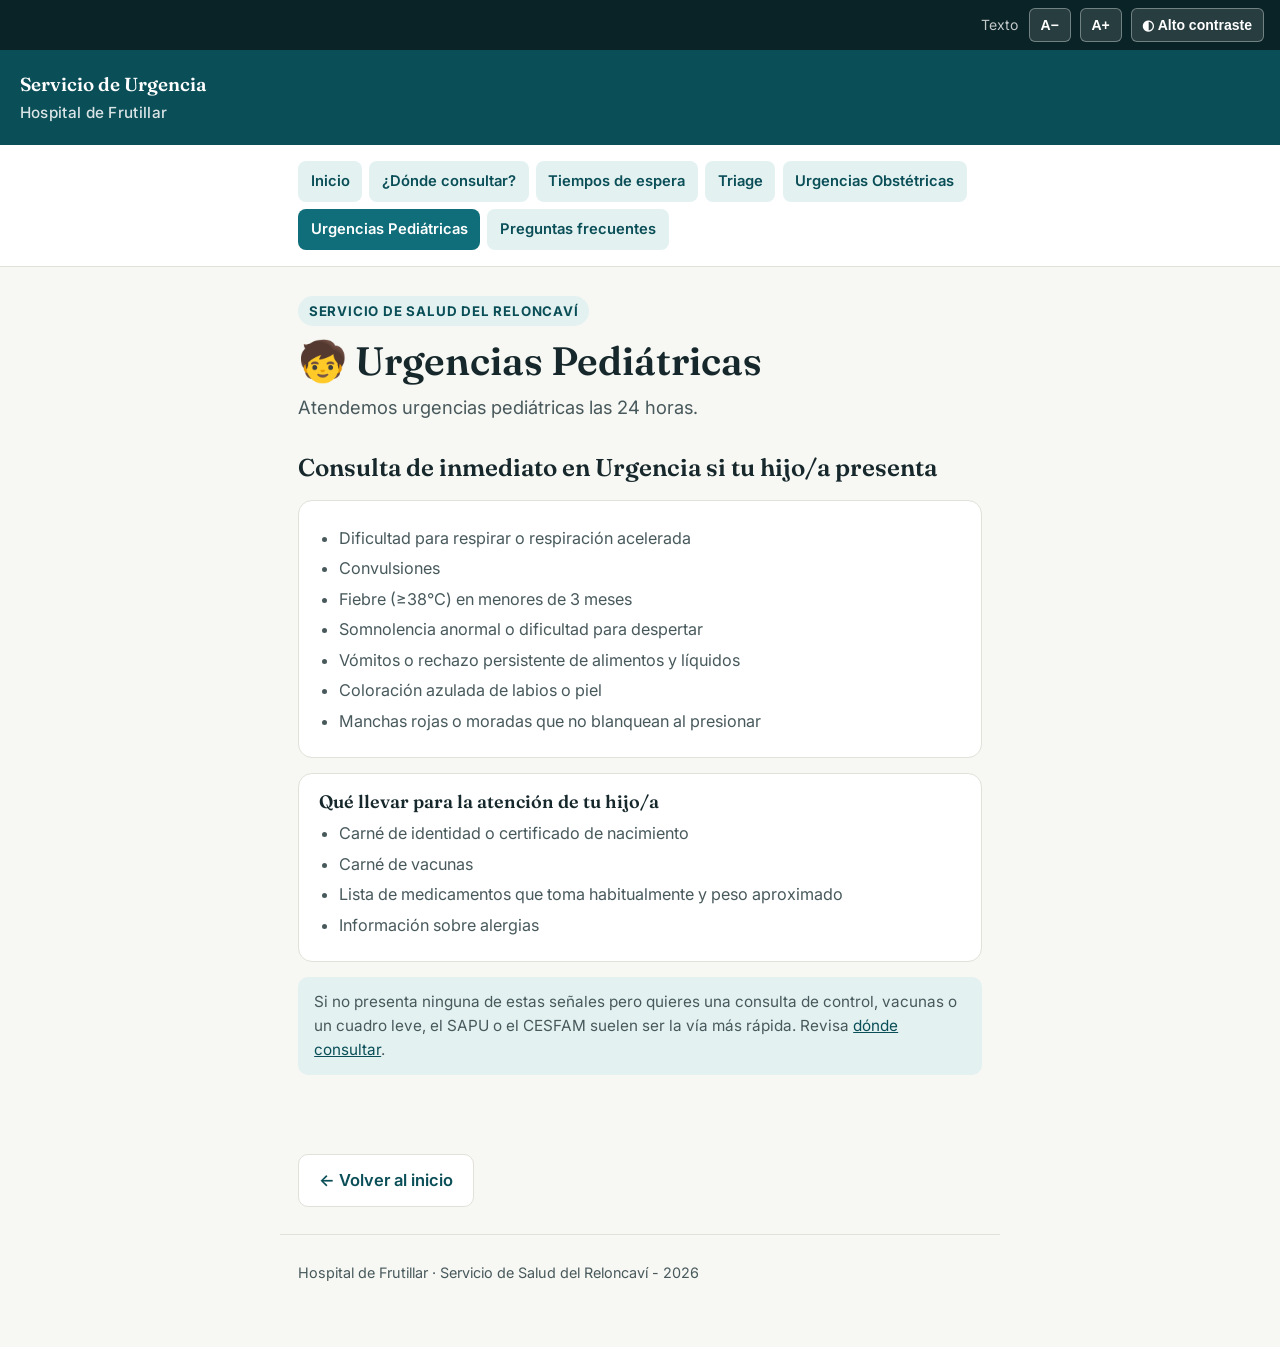
<file: pediatria.html>
<!DOCTYPE html>
<html lang="es">
<head>
<meta charset="UTF-8">
<meta name="viewport" content="width=device-width, initial-scale=1, viewport-fit=cover">
<title>Urgencias Pediátricas · Servicio de Urgencia Hospital de Frutillar</title>
<meta name="description" content="Señales de alarma en niños que requieren consulta inmediata en el Servicio de Urgencia del Hospital de Frutillar.">
<meta name="theme-color" content="#0F6E7A">
<link rel="canonical" href="https://urgenciasapp.github.io/urgencias/pediatria.html">

<meta property="og:type" content="website">
<meta property="og:site_name" content="Servicio de Urgencia Hospital de Frutillar">
<meta property="og:title" content="Urgencias Pediátricas · Servicio de Urgencia Hospital de Frutillar">
<meta property="og:description" content="Señales de alarma en niños que requieren consulta inmediata en el Servicio de Urgencia del Hospital de Frutillar.">
<meta property="og:url" content="https://urgenciasapp.github.io/urgencias/pediatria.html">
<meta property="og:locale" content="es_CL">

<meta name="twitter:card" content="summary">
<meta name="twitter:title" content="Urgencias Pediátricas · Servicio de Urgencia Hospital de Frutillar">
<meta name="twitter:description" content="Señales de alarma en niños que requieren consulta inmediata en el Servicio de Urgencia del Hospital de Frutillar.">

<link rel="icon" href="favicon.ico">
<link rel="apple-touch-icon" href="img/apple-touch-icon.png">
<link rel="manifest" href="manifest.webmanifest">

<!-- Fuentes: carga asíncrona para no bloquear el renderizado -->
<link rel="preconnect" href="https://fonts.googleapis.com">
<link rel="preconnect" href="https://fonts.gstatic.com" crossorigin>
<link rel="preload" as="style" href="https://fonts.googleapis.com/css2?family=Fraunces:opsz,wght@9..144,500;9..144,600;9..144,700&family=Inter:wght@400;500;600;700&display=swap">
<link rel="stylesheet" href="https://fonts.googleapis.com/css2?family=Fraunces:opsz,wght@9..144,500;9..144,600;9..144,700&family=Inter:wght@400;500;600;700&display=swap" media="print" onload="this.media='all'">
<noscript><link rel="stylesheet" href="https://fonts.googleapis.com/css2?family=Fraunces:opsz,wght@9..144,500;9..144,600;9..144,700&family=Inter:wght@400;500;600;700&display=swap"></noscript>

<link rel="stylesheet" href="css/styles.css">
</head>
<body>

<a class="skip-link" href="#contenido">Saltar al contenido</a>
<!-- ====== ENCABEZADO COMPARTIDO (igual en todas las páginas) ====== -->
<header>
  <div class="a11y-bar" role="region" aria-label="Opciones de accesibilidad">
    <span class="a11y-label">Texto</span>
    <button type="button" id="a11y-dec" aria-label="Disminuir tamaño del texto">A−</button>
    <button type="button" id="a11y-inc" aria-label="Aumentar tamaño del texto">A+</button>
    <button type="button" id="a11y-contrast" aria-pressed="false">◐ Alto contraste</button>
  </div>

  <div class="topbar">
    <a class="brand" href="index.html">Servicio de Urgencia<small>Hospital de Frutillar</small></a>
  </div>

  <nav class="mainnav" aria-label="Navegación principal">
    <div class="nav-inner">
      <span class="nav-label">Menú</span>
      <button type="button" class="nav-toggle" id="nav-toggle" aria-expanded="false" aria-controls="nav-menu" aria-label="Abrir menú de navegación">
        <span class="nav-toggle-bar"></span><span class="nav-toggle-bar"></span><span class="nav-toggle-bar"></span>
      </button>
      <ul class="nav-menu" id="nav-menu">
        <li><a href="index.html">Inicio</a></li>
        <li><a href="donde-consultar.html">¿Dónde consultar?</a></li>
        <li><a href="tiempos-espera.html">Tiempos de espera</a></li>
        <li><a href="triage.html">Triage</a></li>
        <li><a href="embarazo.html">Urgencias Obstétricas</a></li>
        <li><a href="pediatria.html">Urgencias Pediátricas</a></li>
        <li><a href="faq.html">Preguntas frecuentes</a></li>
      </ul>
    </div>
  </nav>
</header>
<main id="contenido">

  <div class="page-head reveal">
    <span class="eyebrow">Servicio de Salud del Reloncaví</span>
    <h1>🧒 Urgencias Pediátricas</h1>
    <p class="subtitle">Atendemos urgencias pediátricas las 24 horas.</p>
  </div>

  <section id="pediatria" class="reveal section-flush">
    <div class="section-head">
      <h2>Consulta de inmediato en Urgencia si tu hijo/a presenta</h2>
    </div>
    <div class="card">
      <ul>
        <li>Dificultad para respirar o respiración acelerada</li>
        <li>Convulsiones</li>
        <li>Fiebre (≥38°C) en menores de 3 meses</li>
        <li>Somnolencia anormal o dificultad para despertar</li>
        <li>Vómitos o rechazo persistente de alimentos y líquidos</li>
        <li>Coloración azulada de labios o piel</li>
        <li>Manchas rojas o moradas que no blanquean al presionar</li>
      </ul>
    </div>

    <div class="card">
      <h3 style="font-size:1rem;">Qué llevar para la atención de tu hijo/a</h3>
      <ul>
        <li>Carné de identidad o certificado de nacimiento</li>
        <li>Carné de vacunas</li>
        <li>Lista de medicamentos que toma habitualmente y peso aproximado</li>
        <li>Información sobre alergias</li>
      </ul>
    </div>

    <p class="note">Si no presenta ninguna de estas señales pero quieres una consulta de control, vacunas o un cuadro leve, el SAPU o el CESFAM suelen ser la vía más rápida. Revisa <a href="donde-consultar.html">dónde consultar</a>.</p>
  </section>

  <a class="btn btn-secondary back-home-bottom" href="index.html">← Volver al inicio</a>

</main>
<footer>
  <p>Hospital de Frutillar · Servicio de Salud del Reloncaví - 2026</p>
</footer>

<script src="js/main.js"></script>
</body>
</html>
</file>
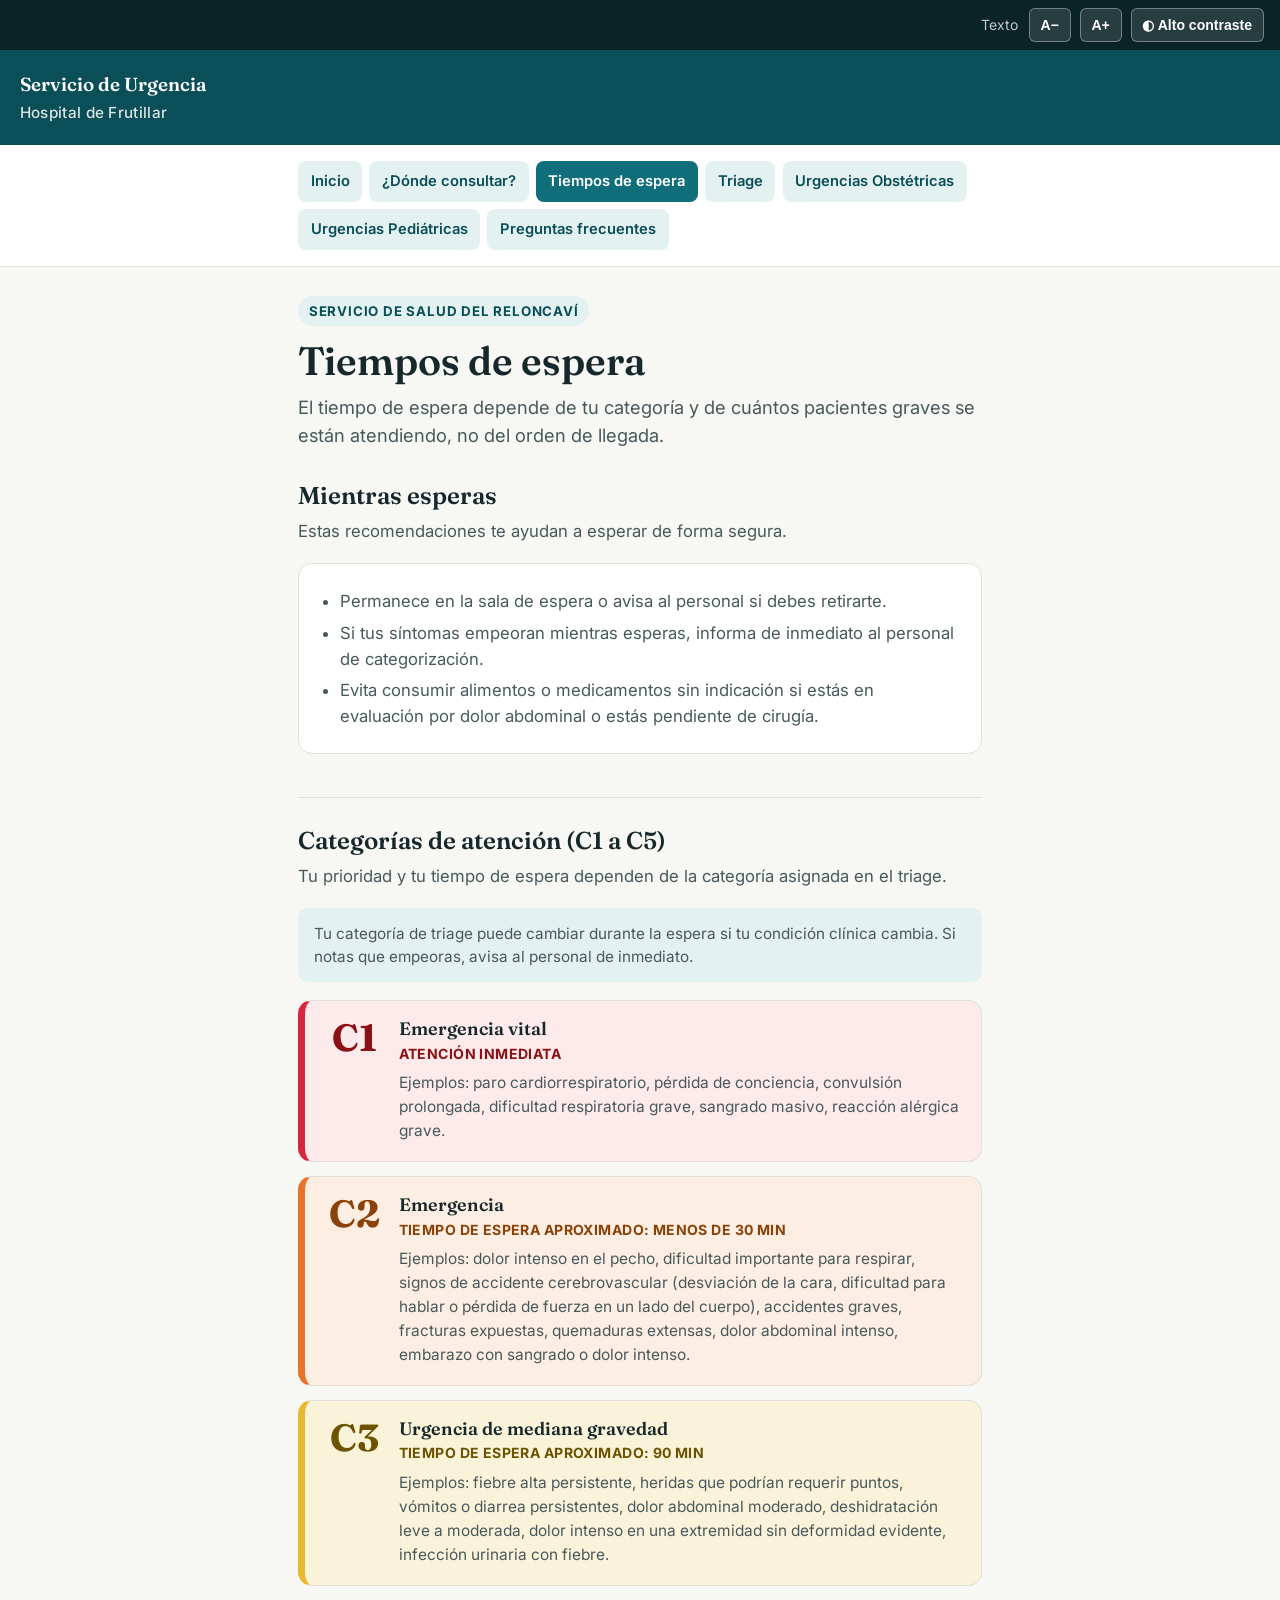
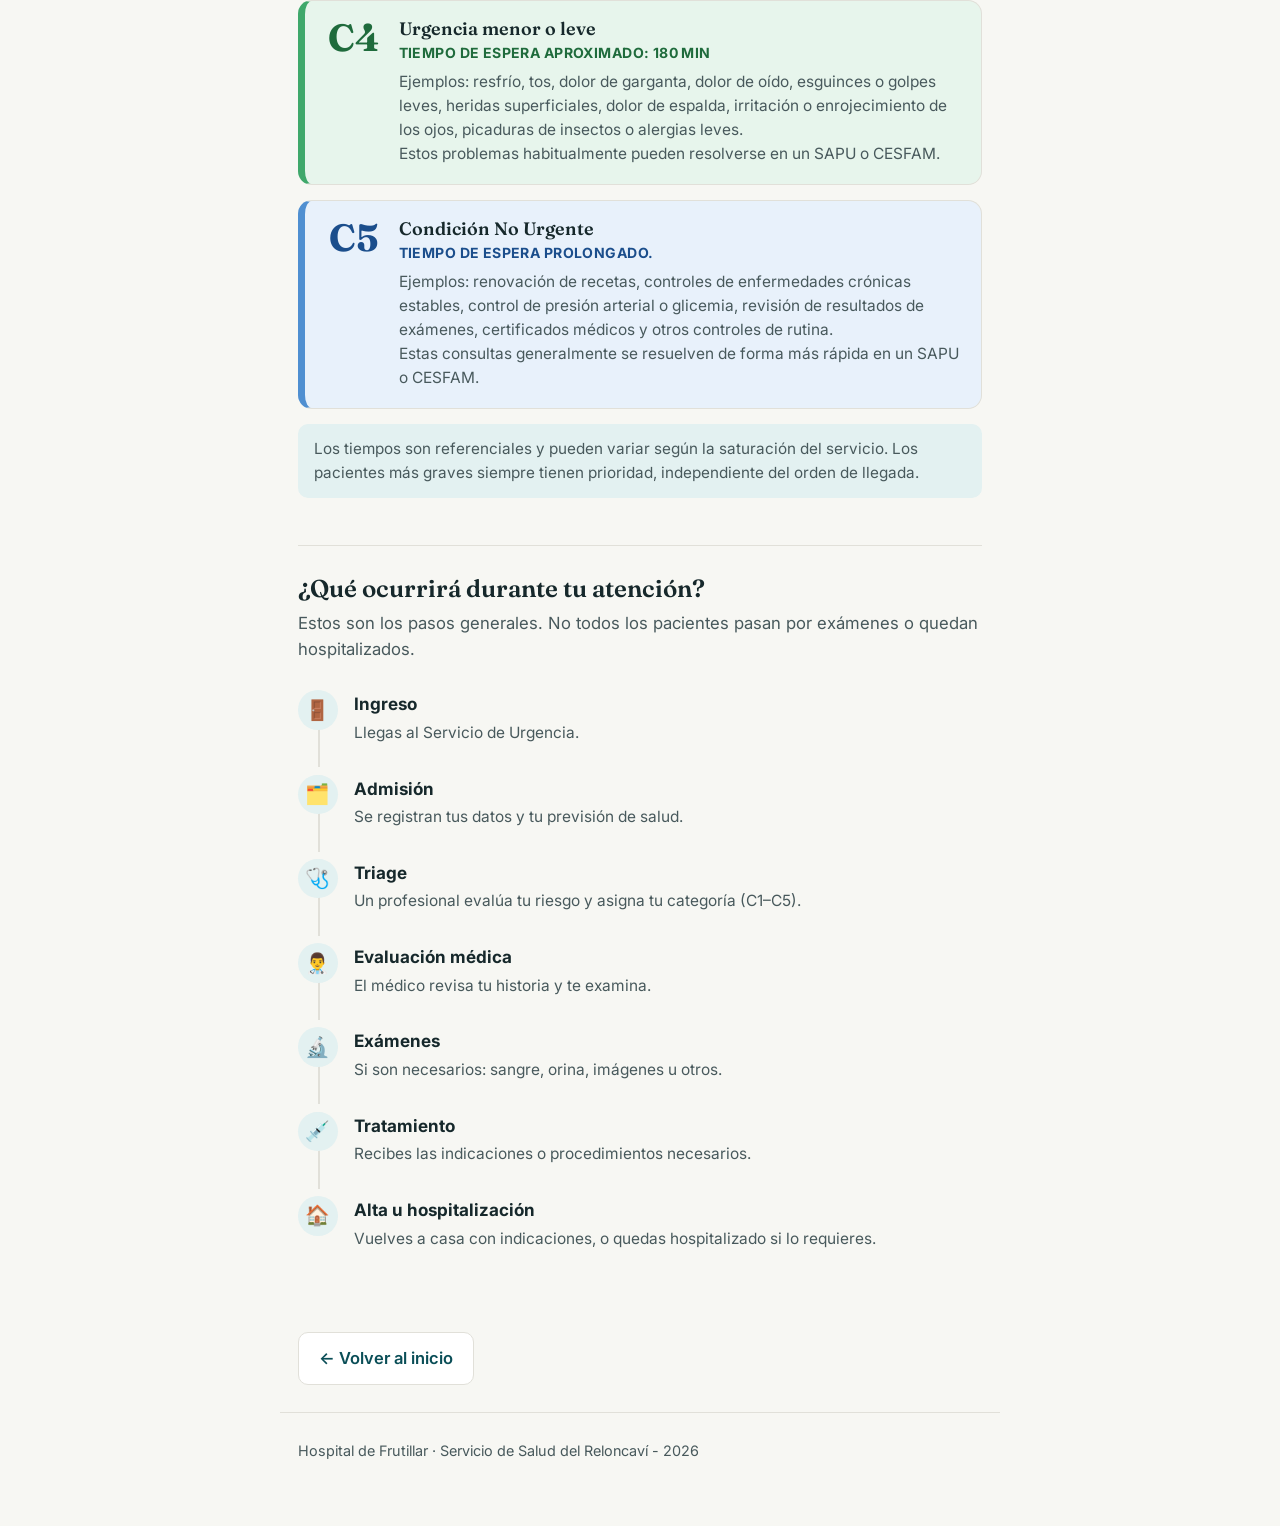
<file: tiempos-espera.html>
<!DOCTYPE html>
<html lang="es">
<head>
<meta charset="UTF-8">
<meta name="viewport" content="width=device-width, initial-scale=1, viewport-fit=cover">
<title>Tiempos de espera · Servicio de Urgencia Hospital de Frutillar</title>
<meta name="description" content="Por qué la atención de Urgencia no es por orden de llegada, las categorías C1 a C5 y qué ocurrirá durante tu atención.">
<meta name="theme-color" content="#0F6E7A">
<link rel="canonical" href="https://urgenciasapp.github.io/urgencias/tiempos-espera.html">

<meta property="og:type" content="website">
<meta property="og:site_name" content="Servicio de Urgencia Hospital de Frutillar">
<meta property="og:title" content="Tiempos de espera · Servicio de Urgencia Hospital de Frutillar">
<meta property="og:description" content="Por qué la atención de Urgencia no es por orden de llegada, las categorías C1 a C5 y qué ocurrirá durante tu atención.">
<meta property="og:url" content="https://urgenciasapp.github.io/urgencias/tiempos-espera.html">
<meta property="og:locale" content="es_CL">

<meta name="twitter:card" content="summary">
<meta name="twitter:title" content="Tiempos de espera · Servicio de Urgencia Hospital de Frutillar">
<meta name="twitter:description" content="Por qué la atención de Urgencia no es por orden de llegada, las categorías C1 a C5 y qué ocurrirá durante tu atención.">

<link rel="icon" href="favicon.ico">
<link rel="apple-touch-icon" href="img/apple-touch-icon.png">
<link rel="manifest" href="manifest.webmanifest">

<!-- Fuentes: carga asíncrona para no bloquear el renderizado -->
<link rel="preconnect" href="https://fonts.googleapis.com">
<link rel="preconnect" href="https://fonts.gstatic.com" crossorigin>
<link rel="preload" as="style" href="https://fonts.googleapis.com/css2?family=Fraunces:opsz,wght@9..144,500;9..144,600;9..144,700&family=Inter:wght@400;500;600;700&display=swap">
<link rel="stylesheet" href="https://fonts.googleapis.com/css2?family=Fraunces:opsz,wght@9..144,500;9..144,600;9..144,700&family=Inter:wght@400;500;600;700&display=swap" media="print" onload="this.media='all'">
<noscript><link rel="stylesheet" href="https://fonts.googleapis.com/css2?family=Fraunces:opsz,wght@9..144,500;9..144,600;9..144,700&family=Inter:wght@400;500;600;700&display=swap"></noscript>

<link rel="stylesheet" href="css/styles.css">
</head>
<body>

<a class="skip-link" href="#contenido">Saltar al contenido</a>
<!-- ====== ENCABEZADO COMPARTIDO (igual en todas las páginas) ====== -->
<header>
  <div class="a11y-bar" role="region" aria-label="Opciones de accesibilidad">
    <span class="a11y-label">Texto</span>
    <button type="button" id="a11y-dec" aria-label="Disminuir tamaño del texto">A−</button>
    <button type="button" id="a11y-inc" aria-label="Aumentar tamaño del texto">A+</button>
    <button type="button" id="a11y-contrast" aria-pressed="false">◐ Alto contraste</button>
  </div>

  <div class="topbar">
    <a class="brand" href="index.html">Servicio de Urgencia<small>Hospital de Frutillar</small></a>
  </div>

  <nav class="mainnav" aria-label="Navegación principal">
    <div class="nav-inner">
      <span class="nav-label">Menú</span>
      <button type="button" class="nav-toggle" id="nav-toggle" aria-expanded="false" aria-controls="nav-menu" aria-label="Abrir menú de navegación">
        <span class="nav-toggle-bar"></span><span class="nav-toggle-bar"></span><span class="nav-toggle-bar"></span>
      </button>
      <ul class="nav-menu" id="nav-menu">
        <li><a href="index.html">Inicio</a></li>
        <li><a href="donde-consultar.html">¿Dónde consultar?</a></li>
        <li><a href="tiempos-espera.html">Tiempos de espera</a></li>
        <li><a href="triage.html">Triage</a></li>
        <li><a href="embarazo.html">Urgencias Obstétricas</a></li>
        <li><a href="pediatria.html">Urgencias Pediátricas</a></li>
        <li><a href="faq.html">Preguntas frecuentes</a></li>
      </ul>
    </div>
  </nav>
</header>
<main id="contenido">

  <div class="page-head reveal">
    <span class="eyebrow">Servicio de Salud del Reloncaví</span>
    <h1>Tiempos de espera</h1>
    <p class="subtitle">El tiempo de espera depende de tu categoría y de cuántos pacientes graves se están atendiendo, no del orden de llegada.</p>
  </div>

  <!-- TIEMPOS DE ESPERA -->
  <section id="tiempos-espera" class="reveal section-flush">
    <div class="section-head">
      <h2>Mientras esperas</h2>
      <p class="desc">Estas recomendaciones te ayudan a esperar de forma segura.</p>
    </div>
    <div class="card">
      <ul style="padding-left:1.2rem; color:var(--ink-soft); font-size:.93rem;">
        <li>Permanece en la sala de espera o avisa al personal si debes retirarte.</li>
        <li>Si tus síntomas empeoran mientras esperas, informa de inmediato al personal de categorización.</li>
        <li>Evita consumir alimentos o medicamentos sin indicación si estás en evaluación por dolor abdominal o estás pendiente de cirugía.</li>
      </ul>
    </div>
  </section>

  <!-- CATEGORÍAS DE TRIAGE (mismos cuadros C1–C5 que en la página de Triage) -->
  <section id="categorias" class="reveal">
    <div class="section-head">
      <h2>Categorías de atención (C1 a C5)</h2>
      <p class="desc">Tu prioridad y tu tiempo de espera dependen de la categoría asignada en el triage.</p>
    </div>
    <p class="note">Tu categoría de triage puede cambiar durante la espera si tu condición clínica cambia. Si notas que empeoras, avisa al personal de inmediato.</p>

    <article class="triage-card c1">
      <div class="code">C1</div>
      <div class="body">
        <h3>Emergencia vital</h3>
        <div class="meta">Atención inmediata</div>
        <p class="examples">Ejemplos: paro cardiorrespiratorio, pérdida de conciencia, convulsión prolongada, dificultad respiratoria grave, sangrado masivo, reacción alérgica grave.</p>
      </div>
    </article>
    <article class="triage-card c2">
      <div class="code">C2</div>
      <div class="body">
        <h3>Emergencia</h3>
        <div class="meta">Tiempo de espera aproximado: Menos de 30 min</div>
        <p class="examples">Ejemplos: dolor intenso en el pecho, dificultad importante para respirar, signos de accidente cerebrovascular (desviación de la cara, dificultad para hablar o pérdida de fuerza en un lado del cuerpo), accidentes graves, fracturas expuestas, quemaduras extensas, dolor abdominal intenso, embarazo con sangrado o dolor intenso.</p>
      </div>
    </article>
    <article class="triage-card c3">
      <div class="code">C3</div>
      <div class="body">
        <h3>Urgencia de mediana gravedad</h3>
        <div class="meta">Tiempo de espera aproximado: 90 min</div>
        <p class="examples">Ejemplos: fiebre alta persistente, heridas que podrían requerir puntos, vómitos o diarrea persistentes, dolor abdominal moderado, deshidratación leve a moderada, dolor intenso en una extremidad sin deformidad evidente, infección urinaria con fiebre.</p>
      </div>
    </article>
    <article class="triage-card c4">
      <div class="code">C4</div>
      <div class="body">
        <h3>Urgencia menor o leve</h3>
        <div class="meta">Tiempo de espera aproximado: 180 min</div>
        <p class="examples">Ejemplos: resfrío, tos, dolor de garganta, dolor de oído, esguinces o golpes leves, heridas superficiales, dolor de espalda, irritación o enrojecimiento de los ojos, picaduras de insectos o alergias leves.<br>Estos problemas habitualmente pueden resolverse en un SAPU o CESFAM.</p>
      </div>
    </article>
    <article class="triage-card c5">
      <div class="code">C5</div>
      <div class="body">
        <h3>Condición No Urgente</h3>
        <div class="meta">Tiempo de espera prolongado.</div>
        <p class="examples">Ejemplos: renovación de recetas, controles de enfermedades crónicas estables, control de presión arterial o glicemia, revisión de resultados de exámenes, certificados médicos y otros controles de rutina.<br>Estas consultas generalmente se resuelven de forma más rápida en un SAPU o CESFAM.</p>
      </div>
    </article>

    <p class="note">Los tiempos son referenciales y pueden variar según la saturación del servicio. Los pacientes más graves siempre tienen prioridad, independiente del orden de llegada.</p>
  </section>

  <!-- QUÉ OCURRIRÁ DURANTE TU ATENCIÓN -->
  <section id="que-esperar" class="reveal">
    <div class="section-head">
      <h2>¿Qué ocurrirá durante tu atención?</h2>
      <p class="desc">Estos son los pasos generales. No todos los pacientes pasan por exámenes o quedan hospitalizados.</p>
    </div>
    <ol class="flow-list">
      <li><span class="flow-ico" aria-hidden="true">🚪</span><div><strong>Ingreso</strong><p>Llegas al Servicio de Urgencia.</p></div></li>
      <li><span class="flow-ico" aria-hidden="true">🗂️</span><div><strong>Admisión</strong><p>Se registran tus datos y tu previsión de salud.</p></div></li>
      <li><span class="flow-ico" aria-hidden="true">🩺</span><div><strong>Triage</strong><p>Un profesional evalúa tu riesgo y asigna tu categoría (C1–C5).</p></div></li>
      <li><span class="flow-ico" aria-hidden="true">👨‍⚕️</span><div><strong>Evaluación médica</strong><p>El médico revisa tu historia y te examina.</p></div></li>
      <li><span class="flow-ico" aria-hidden="true">🔬</span><div><strong>Exámenes</strong><p>Si son necesarios: sangre, orina, imágenes u otros.</p></div></li>
      <li><span class="flow-ico" aria-hidden="true">💉</span><div><strong>Tratamiento</strong><p>Recibes las indicaciones o procedimientos necesarios.</p></div></li>
      <li><span class="flow-ico" aria-hidden="true">🏠</span><div><strong>Alta u hospitalización</strong><p>Vuelves a casa con indicaciones, o quedas hospitalizado si lo requieres.</p></div></li>
    </ol>
  </section>

  <a class="btn btn-secondary back-home-bottom" href="index.html">← Volver al inicio</a>

</main>
<footer>
  <p>Hospital de Frutillar · Servicio de Salud del Reloncaví - 2026</p>
</footer>

<script src="js/main.js"></script>
</body>
</html>
</file>
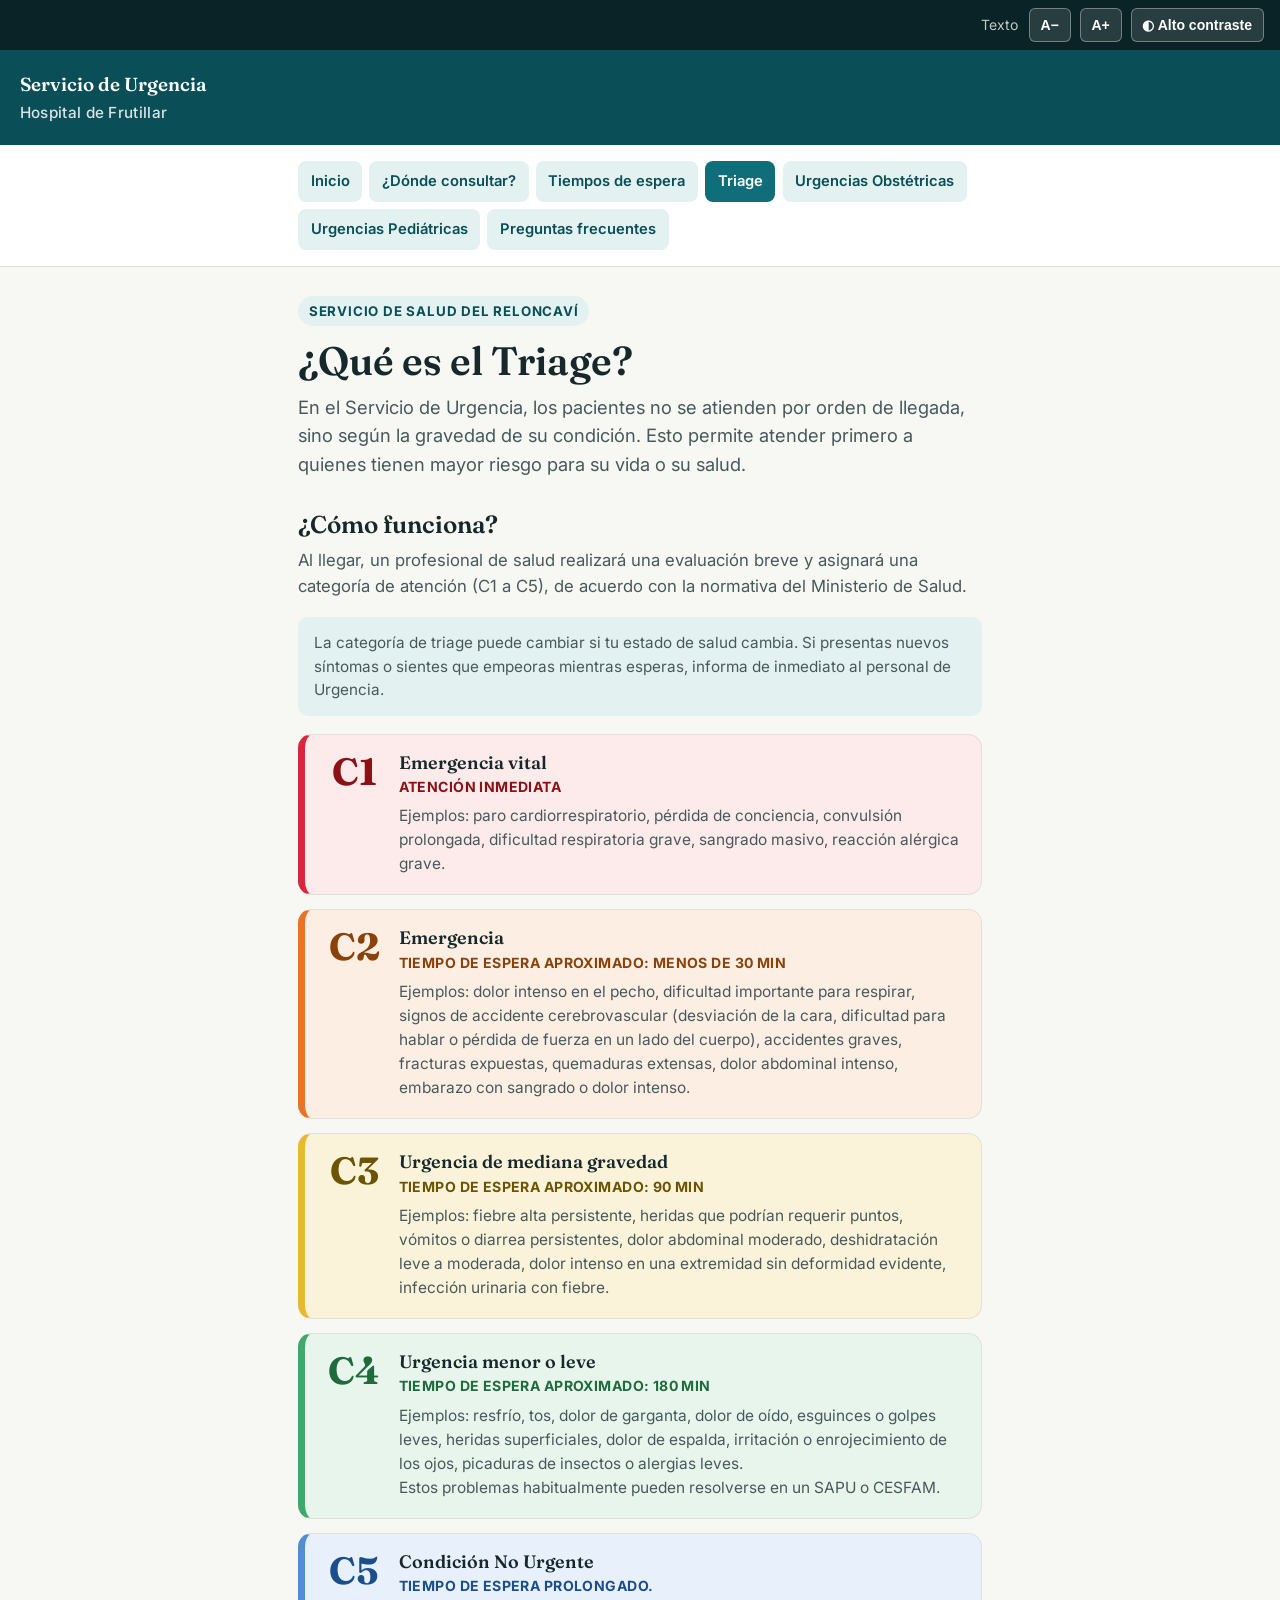
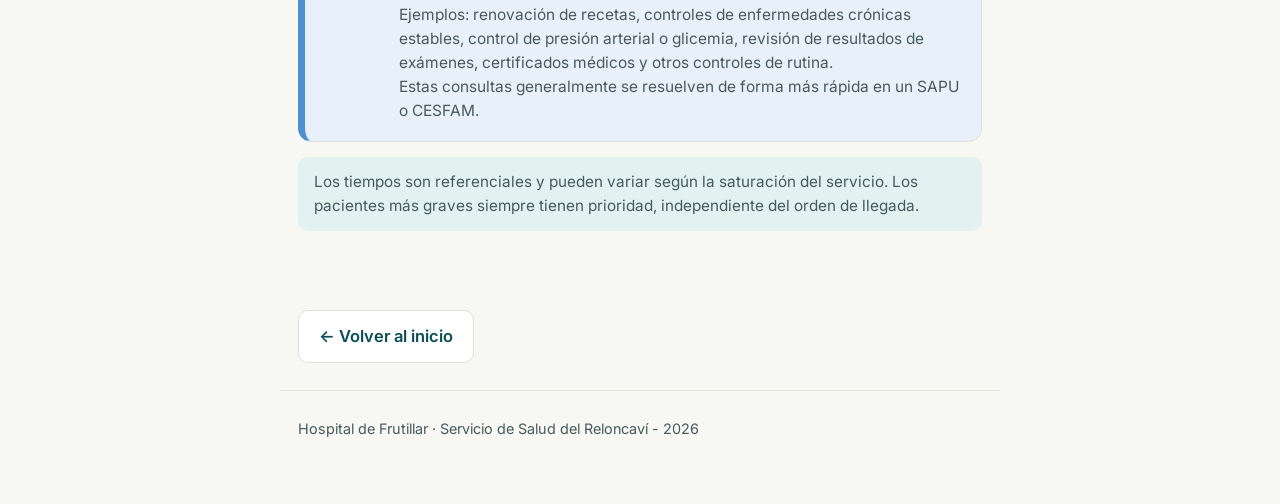
<file: triage.html>
<!DOCTYPE html>
<html lang="es">
<head>
<meta charset="UTF-8">
<meta name="viewport" content="width=device-width, initial-scale=1, viewport-fit=cover">
<title>¿Qué es el Triage? · Servicio de Urgencia Hospital de Frutillar</title>
<meta name="description" content="Cómo funciona la categorización de pacientes (triage) en el Servicio de Urgencia: categorías C1 a C5, tiempos referenciales y ejemplos clínicos.">
<meta name="theme-color" content="#0F6E7A">
<link rel="canonical" href="https://urgenciasapp.github.io/urgencias/triage.html">

<meta property="og:type" content="website">
<meta property="og:site_name" content="Servicio de Urgencia Hospital de Frutillar">
<meta property="og:title" content="¿Qué es el Triage? · Servicio de Urgencia Hospital de Frutillar">
<meta property="og:description" content="Cómo funciona la categorización de pacientes (triage) en el Servicio de Urgencia: categorías C1 a C5, tiempos referenciales y ejemplos clínicos.">
<meta property="og:url" content="https://urgenciasapp.github.io/urgencias/triage.html">
<meta property="og:locale" content="es_CL">

<meta name="twitter:card" content="summary">
<meta name="twitter:title" content="¿Qué es el Triage? · Servicio de Urgencia Hospital de Frutillar">
<meta name="twitter:description" content="Cómo funciona la categorización de pacientes (triage) en el Servicio de Urgencia: categorías C1 a C5, tiempos referenciales y ejemplos clínicos.">

<link rel="icon" href="favicon.ico">
<link rel="apple-touch-icon" href="img/apple-touch-icon.png">
<link rel="manifest" href="manifest.webmanifest">

<!-- Fuentes: carga asíncrona para no bloquear el renderizado -->
<link rel="preconnect" href="https://fonts.googleapis.com">
<link rel="preconnect" href="https://fonts.gstatic.com" crossorigin>
<link rel="preload" as="style" href="https://fonts.googleapis.com/css2?family=Fraunces:opsz,wght@9..144,500;9..144,600;9..144,700&family=Inter:wght@400;500;600;700&display=swap">
<link rel="stylesheet" href="https://fonts.googleapis.com/css2?family=Fraunces:opsz,wght@9..144,500;9..144,600;9..144,700&family=Inter:wght@400;500;600;700&display=swap" media="print" onload="this.media='all'">
<noscript><link rel="stylesheet" href="https://fonts.googleapis.com/css2?family=Fraunces:opsz,wght@9..144,500;9..144,600;9..144,700&family=Inter:wght@400;500;600;700&display=swap"></noscript>

<link rel="stylesheet" href="css/styles.css">
</head>
<body>

<a class="skip-link" href="#contenido">Saltar al contenido</a>
<!-- ====== ENCABEZADO COMPARTIDO (igual en todas las páginas) ====== -->
<header>
  <div class="a11y-bar" role="region" aria-label="Opciones de accesibilidad">
    <span class="a11y-label">Texto</span>
    <button type="button" id="a11y-dec" aria-label="Disminuir tamaño del texto">A−</button>
    <button type="button" id="a11y-inc" aria-label="Aumentar tamaño del texto">A+</button>
    <button type="button" id="a11y-contrast" aria-pressed="false">◐ Alto contraste</button>
  </div>

  <div class="topbar">
    <a class="brand" href="index.html">Servicio de Urgencia<small>Hospital de Frutillar</small></a>
  </div>

  <nav class="mainnav" aria-label="Navegación principal">
    <div class="nav-inner">
      <span class="nav-label">Menú</span>
      <button type="button" class="nav-toggle" id="nav-toggle" aria-expanded="false" aria-controls="nav-menu" aria-label="Abrir menú de navegación">
        <span class="nav-toggle-bar"></span><span class="nav-toggle-bar"></span><span class="nav-toggle-bar"></span>
      </button>
      <ul class="nav-menu" id="nav-menu">
        <li><a href="index.html">Inicio</a></li>
        <li><a href="donde-consultar.html">¿Dónde consultar?</a></li>
        <li><a href="tiempos-espera.html">Tiempos de espera</a></li>
        <li><a href="triage.html">Triage</a></li>
        <li><a href="embarazo.html">Urgencias Obstétricas</a></li>
        <li><a href="pediatria.html">Urgencias Pediátricas</a></li>
        <li><a href="faq.html">Preguntas frecuentes</a></li>
      </ul>
    </div>
  </nav>
</header>
<main id="contenido">

  <div class="page-head reveal">
    <span class="eyebrow">Servicio de Salud del Reloncaví</span>
    <h1>¿Qué es el Triage?</h1>
    <p class="subtitle">En el Servicio de Urgencia, los pacientes no se atienden por orden de llegada, sino según la gravedad de su condición. Esto permite atender primero a quienes tienen mayor riesgo para su vida o su salud.</p>
  </div>

  <section id="categorizacion" class="reveal section-flush">
    <div class="section-head">
      <h2>¿Cómo funciona?</h2>
      <p class="desc">Al llegar, un profesional de salud realizará una evaluación breve y asignará una categoría de atención (C1 a C5), de acuerdo con la normativa del Ministerio de Salud.</p>
    </div>
    <p class="note">La categoría de triage puede cambiar si tu estado de salud cambia. Si presentas nuevos síntomas o sientes que empeoras mientras esperas, informa de inmediato al personal de Urgencia.</p>

    <article class="triage-card c1">
      <div class="code">C1</div>
      <div class="body">
        <h3>Emergencia vital</h3>
        <div class="meta">Atención inmediata</div>
        <p class="examples">Ejemplos: paro cardiorrespiratorio, pérdida de conciencia, convulsión prolongada, dificultad respiratoria grave, sangrado masivo, reacción alérgica grave.</p>
      </div>
    </article>
    <article class="triage-card c2">
      <div class="code">C2</div>
      <div class="body">
        <h3>Emergencia</h3>
        <div class="meta">Tiempo de espera aproximado: Menos de 30 min</div>
        <p class="examples">Ejemplos: dolor intenso en el pecho, dificultad importante para respirar, signos de accidente cerebrovascular (desviación de la cara, dificultad para hablar o pérdida de fuerza en un lado del cuerpo), accidentes graves, fracturas expuestas, quemaduras extensas, dolor abdominal intenso, embarazo con sangrado o dolor intenso.</p>
      </div>
    </article>
    <article class="triage-card c3">
      <div class="code">C3</div>
      <div class="body">
        <h3>Urgencia de mediana gravedad</h3>
        <div class="meta">Tiempo de espera aproximado: 90 min</div>
        <p class="examples">Ejemplos: fiebre alta persistente, heridas que podrían requerir puntos, vómitos o diarrea persistentes, dolor abdominal moderado, deshidratación leve a moderada, dolor intenso en una extremidad sin deformidad evidente, infección urinaria con fiebre.</p>
      </div>
    </article>
    <article class="triage-card c4">
      <div class="code">C4</div>
      <div class="body">
        <h3>Urgencia menor o leve</h3>
        <div class="meta">Tiempo de espera aproximado: 180 min</div>
        <p class="examples">Ejemplos: resfrío, tos, dolor de garganta, dolor de oído, esguinces o golpes leves, heridas superficiales, dolor de espalda, irritación o enrojecimiento de los ojos, picaduras de insectos o alergias leves.<br>Estos problemas habitualmente pueden resolverse en un SAPU o CESFAM.</p>
      </div>
    </article>
    <article class="triage-card c5">
      <div class="code">C5</div>
      <div class="body">
        <h3>Condición No Urgente</h3>
        <div class="meta">Tiempo de espera prolongado.</div>
        <p class="examples">Ejemplos: renovación de recetas, controles de enfermedades crónicas estables, control de presión arterial o glicemia, revisión de resultados de exámenes, certificados médicos y otros controles de rutina.<br>Estas consultas generalmente se resuelven de forma más rápida en un SAPU o CESFAM.</p>
      </div>
    </article>

    <p class="note">Los tiempos son referenciales y pueden variar según la saturación del servicio. Los pacientes más graves siempre tienen prioridad, independiente del orden de llegada.</p>
  </section>

  <a class="btn btn-secondary back-home-bottom" href="index.html">← Volver al inicio</a>

</main>
<footer>
  <p>Hospital de Frutillar · Servicio de Salud del Reloncaví - 2026</p>
</footer>

<script src="js/main.js"></script>
</body>
</html>
</file>
<file: css/styles.css>
/* =====================================================================
   Urgencia · Hospital de Frutillar — styles.css
   Hoja de estilos única, compartida por todas las páginas del sitio.
   Sin frameworks. Variables CSS para theming y modo de alto contraste.
   ===================================================================== */

/* ---------- Variables y reset base ---------- */
:root{
  --bg:#F7F7F3;
  --surface:#FFFFFF;
  --ink:#16282B;
  --ink-soft:#48595C;
  --primary:#0F6E7A;
  --primary-dark:#0A4E57;
  --primary-tint:#E3F1F1;
  --accent:#C9842E;
  --accent-tint:#F8EBD8;
  --danger:#B3261E;
  --danger-tint:#FBEAE8;
  --line:#E1E0D9;
  --radius:14px;
  --maxw:720px;
  font-size:17px;
}
*{box-sizing:border-box;}
html{scroll-behavior:smooth;}
@media (prefers-reduced-motion: reduce){
  html{scroll-behavior:auto;}
  *{animation:none !important; transition:none !important;}
}
body{
  margin:0;
  background:var(--bg);
  color:var(--ink);
  font-family:'Inter',system-ui,-apple-system,Segoe UI,Roboto,sans-serif;
  line-height:1.55;
  -webkit-font-smoothing:antialiased;
}
h1,h2,h3{
  font-family:'Fraunces',Georgia,serif;
  font-weight:600;
  line-height:1.15;
  margin:0 0 .5rem;
  color:var(--ink);
}
p{margin:0 0 1rem;}
a{color:var(--primary-dark);}
ul{margin:0; padding:0;}
img{max-width:100%; display:block;}

/* ---------- Accesibilidad: utilitarios y foco ---------- */
.sr-only{position:absolute; width:1px; height:1px; padding:0; margin:-1px; overflow:hidden; clip:rect(0,0,0,0); white-space:nowrap; border:0;}
.skip-link{
  position:absolute; left:-999px; top:0;
  background:var(--ink); color:#fff; padding:.6rem 1rem; z-index:200;
}
.skip-link:focus{left:.5rem; top:.5rem;}
*:focus-visible{outline:3px solid var(--accent); outline-offset:2px; border-radius:4px;}

/* ---------- Barra de accesibilidad (tamaño de texto / contraste) ---------- */
.a11y-bar{
  display:flex; align-items:center; gap:.5rem; justify-content:flex-end;
  background:#0A2326; color:#fff; padding:.45rem .9rem; font-size:.78rem;
}
.a11y-bar .a11y-label{opacity:.75; margin-right:.1rem;}
.a11y-bar button{
  background:rgba(255,255,255,.12); color:#fff; border:1px solid rgba(255,255,255,.35);
  border-radius:6px; padding:.35rem .6rem; font-size:.78rem; font-weight:600; cursor:pointer;
  min-height:34px;
}
.a11y-bar button[aria-pressed="true"]{background:var(--accent); color:#1A1203; border-color:var(--accent);}

/* ---------- Barra superior (marca + botón de llamada) ---------- */
.topbar{
  position:sticky; top:0; z-index:100;
  background:var(--primary-dark);
  color:#fff;
  display:flex; align-items:center; justify-content:space-between;
  padding:1.1rem 1.1rem;
  gap:.75rem;
}
.topbar .brand{
  font-family:'Fraunces',serif; font-weight:600; font-size:1.05rem;
  white-space:nowrap; overflow:hidden; text-overflow:ellipsis;
  color:#fff; text-decoration:none; display:block;
}
.topbar .brand small{display:block; font-family:'Inter',sans-serif; font-weight:500; font-size:.85rem; opacity:.85; letter-spacing:.02em; margin-top:.1rem;}
.call-btn{
  display:inline-flex; align-items:center; gap:.4rem;
  background:var(--accent); color:#1A1203;
  font-weight:700; font-size:.95rem;
  padding:.7rem 1.1rem; border-radius:999px;
  text-decoration:none; white-space:nowrap;
  min-height:46px; flex-shrink:0;
}
.call-btn:active{transform:scale(.97);}

/* ---------- Navegación principal (con menú hamburguesa) ---------- */
.mainnav{
  background:var(--surface);
  border-bottom:1px solid var(--line);
  position:sticky; top:84px; z-index:90;
}
.nav-inner{
  max-width:var(--maxw); margin:0 auto; padding:.5rem 1rem;
  display:flex; align-items:center; justify-content:space-between;
  position:relative;
}
.nav-toggle{
  display:flex; flex-direction:column; gap:4px; justify-content:center; align-items:center;
  width:40px; height:40px; background:none; border:1px solid var(--line); border-radius:8px; cursor:pointer;
}
.nav-toggle-bar{width:20px; height:2px; background:var(--ink); border-radius:2px;}
.nav-label{font-size:.85rem; font-weight:600; color:var(--ink-soft);}
.nav-menu{
  list-style:none; margin:0; padding:0;
  display:none; flex-direction:column; gap:.4rem;
  position:absolute; left:0; right:0; top:100%;
  background:var(--surface); border-bottom:1px solid var(--line);
  padding:.6rem 1rem 1rem; box-shadow:0 8px 16px rgba(0,0,0,.06);
}
.nav-menu.open{display:flex;}
.nav-menu a{
  display:block; padding:.65rem .8rem; border-radius:8px;
  background:var(--primary-tint); color:var(--primary-dark);
  font-weight:600; font-size:.92rem; text-decoration:none;
}
.nav-menu a.active{background:var(--primary); color:#fff;}

/* ---------- Aviso de emergencia (presente en todas las páginas) ---------- */
.site-alert{max-width:var(--maxw); margin:0 auto; padding:1rem 1rem 0;}
.alert{
  background:var(--danger-tint); border:1px solid #EFC9C5;
  border-left:5px solid var(--danger);
  border-radius:10px; padding:.9rem 1rem; font-size:.92rem;
  color:#6E1813;
}
.alert strong{color:var(--danger);}

/* ---------- Contenedor principal ---------- */
main{max-width:var(--maxw); margin:0 auto; padding:0 1rem;}

/* ---------- Encabezado de página (eyebrow + h1 + subtítulo) ---------- */
.page-head{padding:1.6rem 0 .9rem;}
.eyebrow{
  display:inline-block; font-size:.74rem; font-weight:700;
  letter-spacing:.06em; text-transform:uppercase;
  color:var(--primary-dark); background:var(--primary-tint);
  padding:.25rem .6rem; border-radius:999px; margin-bottom:.7rem;
}
.page-head h1{font-size:1.75rem;}
.page-head .subtitle{color:var(--ink-soft); font-size:1.02rem; margin-bottom:.9rem;}
.quick-actions{display:flex; flex-wrap:wrap; gap:.6rem; margin-bottom:1.1rem;}
.btn{
  display:inline-flex; align-items:center; gap:.4rem;
  min-height:46px; padding:.7rem 1.1rem; border-radius:10px;
  font-weight:600; font-size:.92rem; text-decoration:none;
  border:1px solid transparent; cursor:pointer; font-family:'Inter',sans-serif;
}
.btn-primary{background:var(--primary); color:#fff;}
.btn-secondary{background:var(--surface); color:var(--primary-dark); border:1px solid var(--line);}
.back-home{margin:.3rem 0 1.3rem;}
.back-home-bottom{margin:1.8rem 0 .5rem;}

/* ---------- Secciones y tarjetas genéricas ---------- */
section{padding:1.6rem 0; border-top:1px solid var(--line); scroll-margin-top:132px;}
section:first-of-type{border-top:none;}
.section-head{margin-bottom:1rem;}
.section-head h2{font-size:1.35rem;}
.section-head .desc{color:var(--ink-soft); font-size:.93rem; margin:0;}
.section-flush{border-top:none; padding-top:0;}

.card{
  background:var(--surface); border:1px solid var(--line); border-radius:var(--radius);
  padding:1rem 1.1rem; margin-bottom:.8rem;
}
.card ul{margin:.4rem 0 0; padding-left:1.1rem; font-size:.9rem; color:var(--ink-soft);}
.card li{margin-bottom:.3rem;}

/* Animación de aparición al hacer scroll */
.reveal{opacity:0; transform:translateY(14px); transition:opacity .5s ease, transform .5s ease;}
.reveal.is-visible{opacity:1; transform:none;}

/* Hover sutil solo en dispositivos con puntero real (evita estados "pegados" en touch) */
@media (hover:hover){
  .card:hover, .triage-card:hover, .hours-row:hover, .contact-list li:hover, .bring-card:hover, .portal-card:hover{
    box-shadow:0 6px 16px rgba(0,0,0,.08); transform:translateY(-1px);
  }
}
.card, .triage-card, .hours-row, .contact-list li, .bring-card, .portal-card{transition:box-shadow .2s ease, transform .2s ease;}

/* ---------- Tarjetas de la portada (index.html) ---------- */
.portal-cards{display:grid; grid-template-columns:1fr; gap:1rem; margin:1.2rem 0;}
.portal-card{
  background:var(--surface); border:1px solid var(--line); border-radius:var(--radius);
  padding:1.3rem 1.2rem; display:flex; flex-direction:column; gap:.4rem;
}
.portal-card .portal-ico{font-size:2rem;}
.portal-card h2{font-size:1.1rem; margin:0;}
.portal-card p{font-size:.9rem; color:var(--ink-soft); margin:0 0 .3rem; flex-grow:1;}
.portal-card .btn{align-self:flex-start;}
.about-site{font-size:.95rem;}
.about-site .more-links{font-size:.88rem;}

/* ---------- Horarios ---------- */
.hours-grid{display:grid; gap:.7rem;}
.hours-row{
  display:flex; justify-content:space-between; align-items:center; gap:.8rem;
  background:var(--surface); border:1px solid var(--line); border-radius:10px;
  padding:.8rem 1rem;
}
.hours-row .tag{
  font-size:.7rem; font-weight:700; text-transform:uppercase; letter-spacing:.04em;
  padding:.2rem .5rem; border-radius:6px; flex-shrink:0;
}
.tag-open{background:#E5F4EA; color:#1F6B3C;}
.tag-info{background:var(--primary-tint); color:var(--primary-dark);}

/* ---------- Mini-infografía de triage ---------- */
.mini-flow{display:flex; flex-direction:column; align-items:center; gap:.25rem; margin-bottom:1.2rem;}
.mini-step{
  display:block; width:100%; max-width:300px; text-align:center;
  font-weight:600; font-size:.85rem; padding:.55rem .8rem; border-radius:8px;
  background:var(--primary-tint); color:var(--primary-dark);
}
.mini-arrow{color:var(--ink-soft); font-size:.95rem; line-height:1;}
.mini-c1{background:#FDEAEA; color:#8C1116;}
.mini-c2{background:#FDEEE3; color:#8A4209;}
.mini-c3{background:#FBF3D9; color:#6B5300;}
.mini-c4{background:#E7F5EC; color:#1F6B3C;}
.mini-c5{background:#E8F1FB; color:#1B4E8C;}

/* ---------- Tarjetas de categorización (triage) ---------- */
.triage-card{
  position:relative; overflow:hidden;
  display:flex; gap:.9rem; align-items:flex-start;
  border-radius:var(--radius); padding:1rem 1.1rem 1rem 1.2rem;
  margin-bottom:.8rem; border:1px solid var(--line); border-left-width:7px;
}
.triage-card .code{
  font-family:'Fraunces',serif; font-weight:700; font-size:2.1rem;
  line-height:1; flex-shrink:0; width:3.1rem; text-align:center;
}
.triage-card .body h3{font-size:1rem; margin-bottom:.15rem;}
.triage-card .meta{font-size:.78rem; font-weight:700; text-transform:uppercase; letter-spacing:.03em; margin-bottom:.35rem;}
.triage-card .examples{font-size:.86rem; color:var(--ink-soft); margin:0;}
.triage-card.c1{border-left-color:#D7263D; background:#FDEAEA;}
.triage-card.c1 .code, .triage-card.c1 .meta{color:#8C1116;}
.triage-card.c2{border-left-color:#E8732A; background:#FDEEE3;}
.triage-card.c2 .code, .triage-card.c2 .meta{color:#8A4209;}
.triage-card.c3{border-left-color:#E8B92E; background:#FBF3D9;}
.triage-card.c3 .code, .triage-card.c3 .meta{color:#6B5300;}
.triage-card.c4{border-left-color:#3FA86B; background:#E7F5EC;}
.triage-card.c4 .code, .triage-card.c4 .meta{color:#1F6B3C;}
.triage-card.c5{border-left-color:#4F8FD1; background:#E8F1FB;}
.triage-card.c5 .code, .triage-card.c5 .meta{color:#1B4E8C;}

.note{
  font-size:.85rem; color:var(--ink-soft); background:var(--primary-tint);
  border-radius:10px; padding:.75rem .9rem; margin-top:.4rem;
}
.note.warn{background:var(--accent-tint); color:#5A3D0E;}

/* ---------- Flujo de atención (línea de tiempo) ---------- */
.flow-list{list-style:none; margin:0; padding:0;}
.flow-list li{display:flex; gap:.9rem; align-items:flex-start; padding:.5rem 0 1.15rem; position:relative;}
.flow-list li:not(:last-child)::before{
  content:""; position:absolute; left:1.1rem; top:2.5rem; bottom:-.1rem; width:2px; background:var(--line);
}
.flow-ico{
  width:2.2rem; height:2.2rem; flex-shrink:0; border-radius:50%;
  background:var(--primary-tint); color:var(--primary-dark);
  display:flex; align-items:center; justify-content:center; font-size:1.1rem; z-index:1;
}
.flow-list strong{font-size:.95rem;}
.flow-list p{margin:.15rem 0 0; font-size:.86rem; color:var(--ink-soft);}

/* ---------- Qué traer ---------- */
.bring-grid{display:grid; grid-template-columns:repeat(2,1fr); gap:.7rem;}
.bring-card{background:var(--surface); border:1px solid var(--line); border-radius:var(--radius); padding:.95rem .8rem; text-align:center;}
.bring-card h3{font-size:.85rem; margin:.35rem 0 .25rem;}
.bring-card p{font-size:.76rem; color:var(--ink-soft); margin:0;}
.bring-ico{font-size:1.6rem; display:block;}

/* ---------- Comparativa "¿dónde consultar?" ---------- */
.compare{display:grid; gap:.8rem;}
.compare .card h3{font-size:1rem; display:flex; align-items:center; gap:.4rem;}
.compare ul{margin:.4rem 0 0; padding-left:1.1rem; font-size:.92rem; color:var(--ink-soft);}
.compare li{margin-bottom:.3rem;}

/* ---------- Acordeones: señales de alarma y FAQ ---------- */
details{
  background:var(--surface); border:1px solid var(--line); border-radius:10px;
  padding:.2rem .9rem; margin-bottom:.6rem;
}
summary{
  cursor:pointer; list-style:none; padding:.85rem 1.8rem .85rem 0;
  font-weight:600; font-size:.96rem; position:relative;
}
summary::-webkit-details-marker{display:none;}
summary::after{
  content:"⌄"; position:absolute; right:0; top:.7rem;
  font-size:1.2rem; color:var(--primary); font-weight:700;
  transition:transform .2s ease; display:inline-block;
}
details[open] summary::after{transform:rotate(180deg);}
details p, details ul{font-size:.91rem; color:var(--ink-soft); padding-bottom:.8rem; margin:0;}
details ul{padding-left:1.1rem;}

/* ---------- Contacto ---------- */
.contact-list{list-style:none; margin:0 0 1rem; padding:0; display:grid; gap:.6rem;}
.contact-list li{
  display:flex; gap:.7rem; align-items:flex-start;
  background:var(--surface); border:1px solid var(--line); border-radius:10px;
  padding:.8rem 1rem; font-size:.93rem;
}
.contact-list .ico{font-size:1.1rem; line-height:1.4;}
.map-frame{
  border:1px solid var(--line); border-radius:var(--radius); overflow:hidden; margin-bottom:.6rem;
}
.map-frame iframe{width:100%; height:240px; border:0; display:block;}

/* ---------- Footer ---------- */
footer{
  border-top:1px solid var(--line); margin-top:1rem;
  padding:1.5rem 1rem 2.5rem; font-size:.8rem; color:var(--ink-soft);
  max-width:var(--maxw); margin-left:auto; margin-right:auto;
}
footer a{color:var(--ink-soft);}
footer .sources{margin:.6rem 0 0; padding-left:1.1rem;}
footer .sources li{margin-bottom:.2rem;}
footer .footer-nav{list-style:none; display:flex; flex-wrap:wrap; gap:.5rem 1rem; margin:0 0 1rem; padding:0;}
footer .footer-nav a{font-weight:600;}

/* ---------- Responsive (escritorio) ---------- */
@media (min-width:700px){
  :root{font-size:18px;}
  .page-head h1{font-size:2.2rem;}
  .compare{grid-template-columns:1fr 1fr;}
  .bring-grid{grid-template-columns:repeat(3,1fr);}
  .portal-cards{grid-template-columns:1fr 1fr;}
  .nav-toggle{display:none;}
  .nav-label{display:none;}
  .nav-menu{
    display:flex; flex-direction:row; position:static; padding:.4rem 0; border-bottom:0;
    box-shadow:none; gap:.4rem; flex-wrap:wrap;
  }
  .nav-menu a{font-size:.82rem; padding:.5rem .7rem;}
}

/* =====================================================================
   Modo de alto contraste (activado con la clase .hc en <html>)
   Redefine las variables: la mayoría de los componentes se adaptan solos
   porque consumen var(--bg), var(--surface), var(--ink), etc.
   ===================================================================== */
html.hc{
  --bg:#000000;
  --surface:#000000;
  --ink:#FFFFFF;
  --ink-soft:#F2F2F2;
  --primary:#FFD400;
  --primary-dark:#000000;
  --primary-tint:#1A1A1A;
  --accent:#FFD400;
  --accent-tint:#1A1A1A;
  --danger:#FF6B6B;
  --danger-tint:#1A1A1A;
  --line:#FFFFFF;
}
html.hc body{background:#000;}
html.hc a{color:#FFD400; text-decoration:underline;}
html.hc .eyebrow,
html.hc .nav-menu a,
html.hc .tag-open,
html.hc .tag-info,
html.hc .mini-step,
html.hc .flow-ico,
html.hc .note.warn,
html.hc .btn-secondary{
  background:#000 !important; color:#FFD400 !important; border:1px solid #fff !important;
}
html.hc .mini-c1, html.hc .mini-c2, html.hc .mini-c3, html.hc .mini-c4, html.hc .mini-c5,
html.hc .triage-card{
  background:#000 !important; color:#fff !important; border:1px solid #fff !important;
}
html.hc .triage-card .code, html.hc .triage-card .meta, html.hc .triage-card .examples, html.hc .triage-card h3{
  color:#fff !important;
}
html.hc .call-btn, html.hc .btn-primary, html.hc .nav-menu a.active{color:#000 !important;}
html.hc .alert{color:#fff;}
</file>
